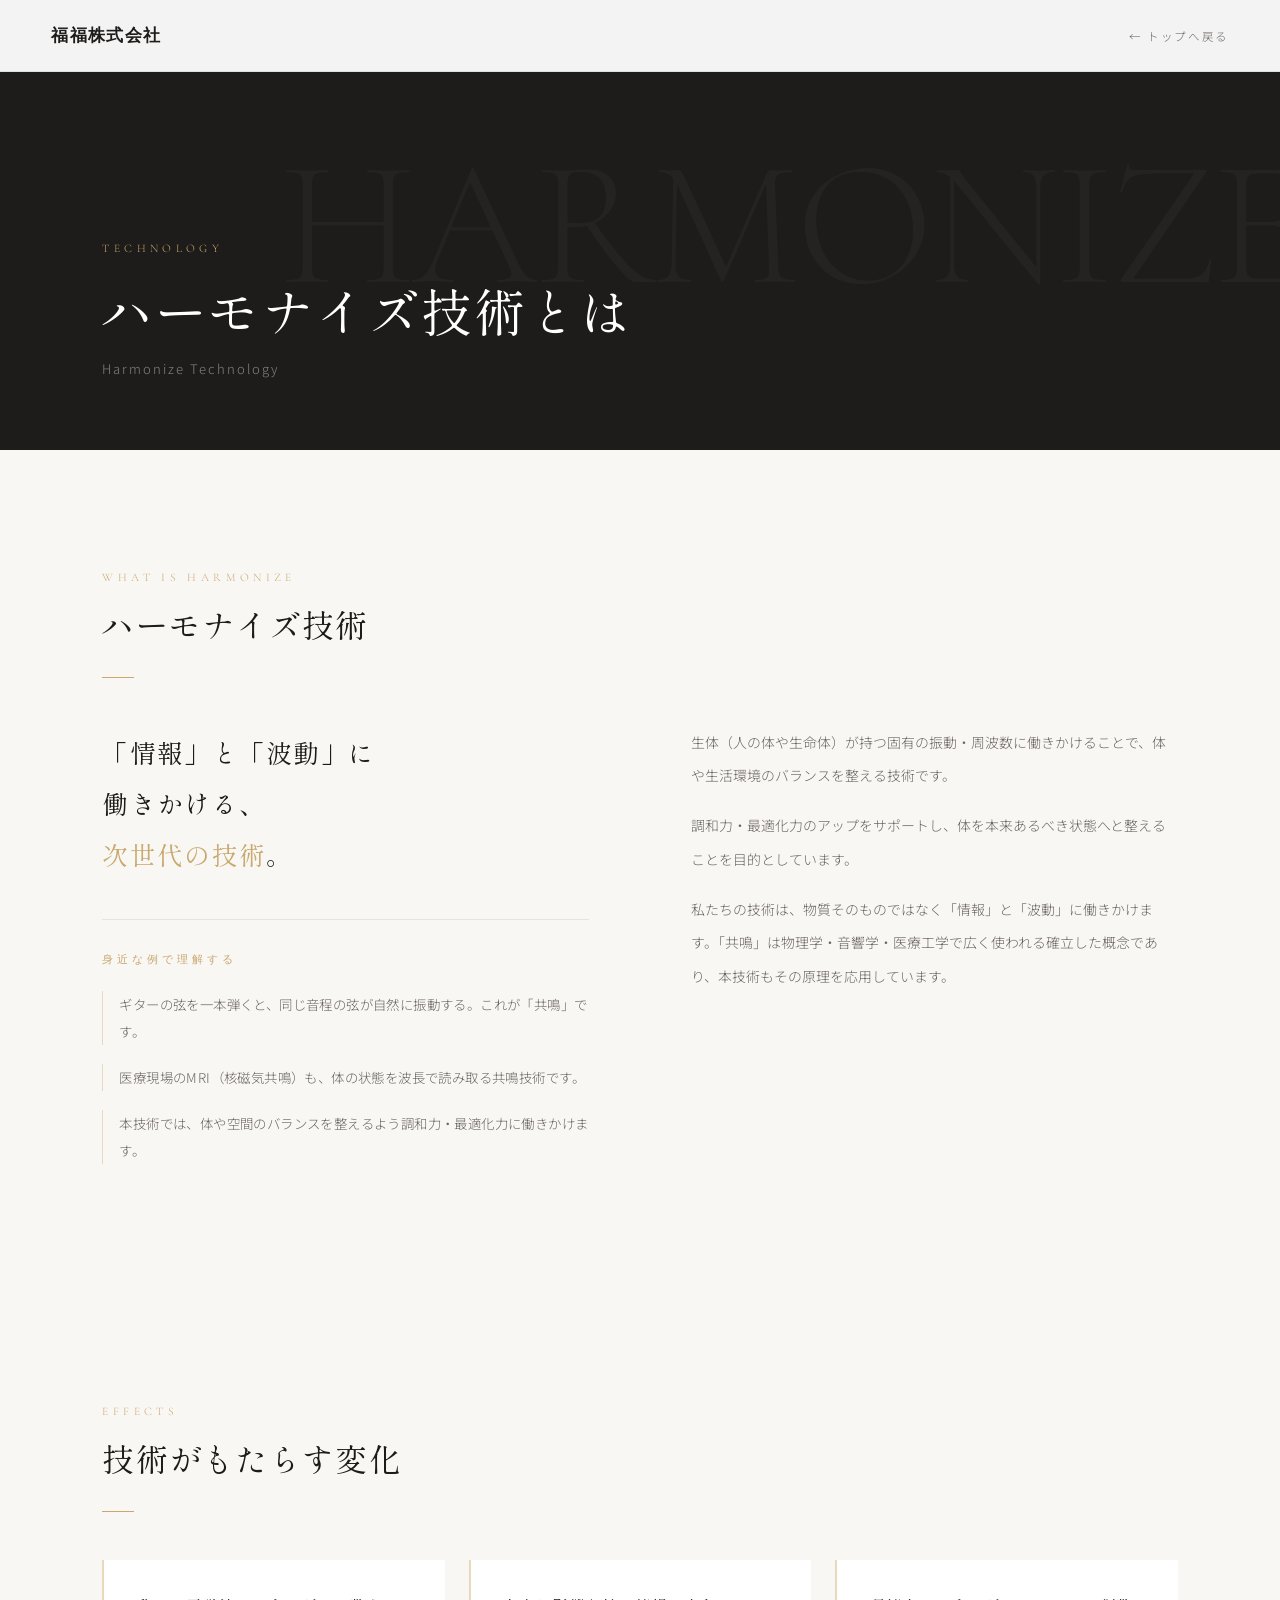
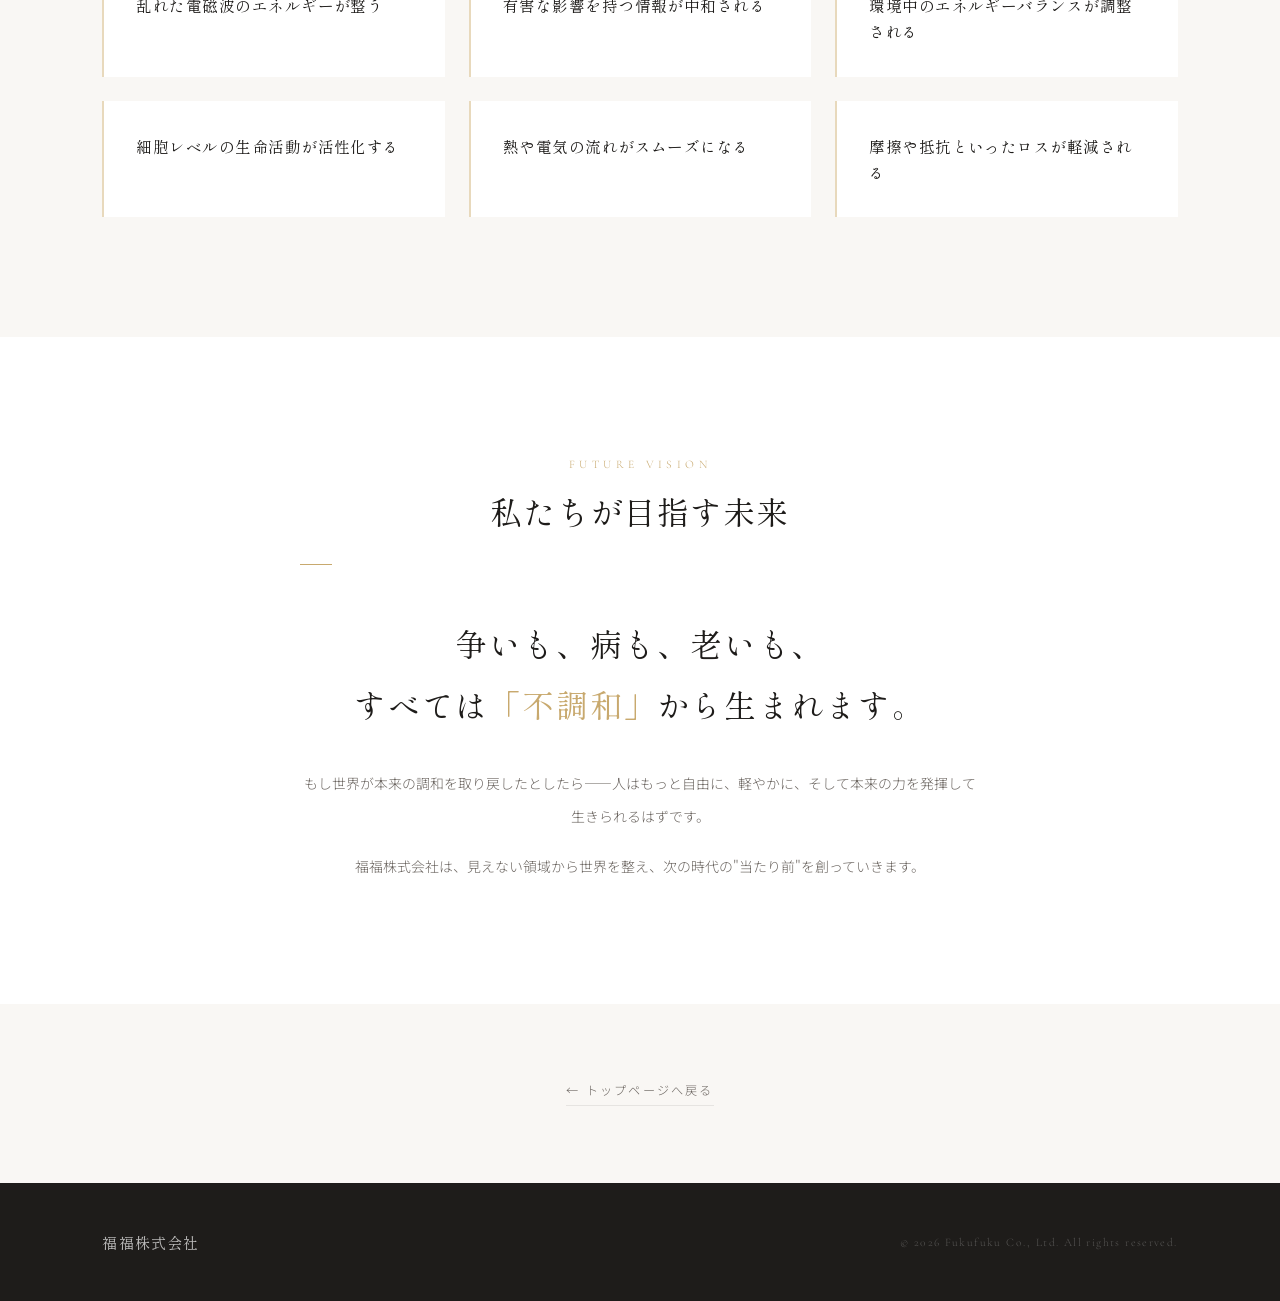
<file: harmonize.html>
<!DOCTYPE html>
<html lang="ja">
<head>
  <meta charset="UTF-8">
  <meta name="viewport" content="width=device-width, initial-scale=1.0">
  <title>ハーモナイズ技術とは | 福福株式会社</title>
  <meta name="description" content="ハーモナイズ技術について。情報と波動に働きかける福福株式会社の技術体系をご紹介します。">
  <link rel="preconnect" href="https://fonts.googleapis.com">
  <link href="https://fonts.googleapis.com/css2?family=Shippori+Mincho+B1:wght@400;500;600&family=Noto+Sans+JP:wght@300;400&family=Cormorant+Garamond:ital,wght@0,300;0,400;1,300&display=swap" rel="stylesheet">
  <style>
    :root {
      --white:#FFFFFF; --off:#F9F7F4; --beige:#F2EDE6;
      --line:rgba(0,0,0,.08); --text:#1E1C1A; --mid:#6B6560;
      --light:#ADA8A2; --gold:#C8A96E; --gold-pale:#E8D9BC;
    }
    *,*::before,*::after{margin:0;padding:0;box-sizing:border-box;}
    html{scroll-behavior:smooth;}
    body{font-family:'Noto Sans JP',sans-serif;background:var(--white);color:var(--text);font-weight:300;overflow-x:hidden;}

    /* HEADER */
    header{position:fixed;top:0;left:0;right:0;z-index:200;height:72px;display:flex;align-items:center;justify-content:space-between;padding:0 4vw;background:rgba(255,255,255,.95);backdrop-filter:blur(16px);border-bottom:1px solid var(--line);}
    .header-logo{font-family:'Shippori Mincho B1',serif;font-size:1.05rem;font-weight:600;color:var(--text);text-decoration:none;letter-spacing:.08em;}
    .header-back{font-size:.72rem;letter-spacing:.14em;color:var(--mid);text-decoration:none;display:flex;align-items:center;gap:.6rem;transition:color .3s;}
    .header-back:hover{color:var(--gold);}

    /* PAGE HERO */
    #page-hero{padding-top:72px;background:var(--text);min-height:50vh;display:flex;align-items:flex-end;position:relative;overflow:hidden;}
    #page-hero::before{content:'HARMONIZE';position:absolute;right:-2vw;top:50%;transform:translateY(-50%);font-family:'Cormorant Garamond',serif;font-size:clamp(6rem,14vw,14rem);font-weight:300;color:rgba(255,255,255,.03);letter-spacing:-.02em;pointer-events:none;line-height:1;}
    .page-hero-content{position:relative;z-index:1;padding:0 8vw 8vh;width:100%;}
    .page-hero-en{font-family:'Cormorant Garamond',serif;font-size:.72rem;font-weight:300;letter-spacing:.38em;color:var(--gold);text-transform:uppercase;display:block;margin-bottom:1.2rem;}
    .page-hero-title{font-family:'Shippori Mincho B1',serif;font-size:clamp(2rem,4vw,3.5rem);font-weight:400;color:var(--white);line-height:1.4;letter-spacing:.04em;margin-bottom:.8rem;}
    .page-hero-sub{font-size:.82rem;color:rgba(255,255,255,.45);letter-spacing:.15em;}

    /* SECTION */
    .section-wrap{padding:clamp(80px,10vw,120px) 8vw;}
    .section-en{font-family:'Cormorant Garamond',serif;font-size:.72rem;font-weight:300;letter-spacing:.38em;color:var(--gold);text-transform:uppercase;display:block;margin-bottom:1rem;}
    .section-ja{font-family:'Shippori Mincho B1',serif;font-size:clamp(1.5rem,2.5vw,2.2rem);font-weight:400;color:var(--text);line-height:1.5;letter-spacing:.04em;}
    .section-rule{display:block;width:32px;height:1px;background:var(--gold);margin-top:1.8rem;margin-bottom:3rem;}

    /* WHAT IS */
    #what{background:var(--off);}
    .what-inner{display:grid;grid-template-columns:1fr 1fr;gap:8vw;align-items:start;}
    .what-lead{font-family:'Shippori Mincho B1',serif;font-size:clamp(1.2rem,2vw,1.7rem);font-weight:400;line-height:2;letter-spacing:.05em;color:var(--text);margin-bottom:2rem;}
    .what-lead em{font-style:normal;color:var(--gold);}
    .what-body{font-size:.87rem;line-height:2.4;color:var(--mid);}
    .what-body p+p{margin-top:1.2em;}
    .what-example{margin-top:2.5rem;padding-top:2rem;border-top:1px solid var(--line);}
    .what-example-label{font-family:'Cormorant Garamond',serif;font-size:.7rem;letter-spacing:.35em;color:var(--gold);text-transform:uppercase;margin-bottom:1.5rem;display:block;}
    .what-example-item{margin-bottom:1.2rem;padding-left:1rem;border-left:1px solid var(--gold-pale);}
    .what-example-item:last-child{margin-bottom:0;}
    .what-example-text{font-size:.84rem;line-height:2;color:var(--mid);letter-spacing:.03em;}

    /* PLASMA */
    #plasma{background:var(--text);}
    .plasma-header .section-en{color:var(--gold);}
    .plasma-header .section-ja{color:var(--white);}
    .plasma-header .section-rule{background:var(--gold);}
    .plasma-intro{font-size:.87rem;line-height:2.3;color:rgba(255,255,255,.55);max-width:640px;margin-bottom:clamp(3rem,5vw,5rem);}
    .plasma-grid{display:grid;grid-template-columns:repeat(auto-fill,minmax(280px,1fr));gap:1.5px;background:rgba(255,255,255,.06);}
    .plasma-card{background:var(--text);padding:2.5rem 2rem;border:1px solid rgba(255,255,255,.06);transition:background .3s;}
    .plasma-card:hover{background:rgba(255,255,255,.04);}
    .plasma-card-num{font-family:'Cormorant Garamond',serif;font-size:3rem;font-weight:300;color:rgba(200,169,110,.2);line-height:1;margin-bottom:1.2rem;}
    .plasma-card-title{font-family:'Shippori Mincho B1',serif;font-size:1rem;color:var(--white);margin-bottom:.8rem;line-height:1.5;}
    .plasma-card-sub{font-size:.78rem;color:rgba(255,255,255,.35);line-height:1.8;letter-spacing:.04em;}
    .plasma-current{margin-top:clamp(3rem,5vw,5rem);padding:2.5rem;border:1px solid rgba(200,169,110,.25);background:rgba(200,169,110,.05);}
    .plasma-current-label{font-family:'Cormorant Garamond',serif;font-size:.68rem;letter-spacing:.3em;color:var(--gold);text-transform:uppercase;margin-bottom:1rem;display:block;}
    .plasma-current-text{font-family:'Shippori Mincho B1',serif;font-size:clamp(1rem,1.6vw,1.3rem);color:var(--white);line-height:1.8;letter-spacing:.04em;margin-bottom:1rem;}
    .plasma-current-desc{font-size:.85rem;line-height:2.2;color:rgba(255,255,255,.5);}

    /* EFFECTS */
    #effects{background:var(--off);}
    .effects-grid{display:grid;grid-template-columns:repeat(auto-fill,minmax(260px,1fr));gap:1.5rem;}
    .effect-card{background:var(--white);padding:2rem;border-left:2px solid var(--gold-pale);transition:border-color .3s,transform .3s;}
    .effect-card:hover{border-color:var(--gold);transform:translateY(-3px);}
    .effect-card-text{font-family:'Shippori Mincho B1',serif;font-size:.97rem;color:var(--text);line-height:1.7;letter-spacing:.03em;}

    /* FUTURE */
    #future{background:var(--white);text-align:center;}
    .future-inner{max-width:680px;margin:0 auto;}
    .future-lead{font-family:'Shippori Mincho B1',serif;font-size:clamp(1.4rem,2.5vw,2rem);font-weight:400;line-height:1.9;letter-spacing:.05em;color:var(--text);margin-bottom:2rem;}
    .future-lead em{font-style:normal;color:var(--gold);}
    .future-body{font-size:.87rem;line-height:2.4;color:var(--mid);}
    .future-body p+p{margin-top:1.2em;}

    /* BACK BTN */
    .back-section{padding:clamp(3rem,6vw,6rem) 8vw;background:var(--off);display:flex;justify-content:center;}
    .back-btn{display:inline-flex;align-items:center;gap:1rem;font-size:.76rem;letter-spacing:.18em;text-transform:uppercase;color:var(--mid);text-decoration:none;border-bottom:1px solid var(--line);padding-bottom:.4rem;transition:gap .3s,color .3s,border-color .3s;}
    .back-btn:hover{gap:1.6rem;color:var(--text);border-color:var(--text);}

    /* FOOTER */
    footer{background:var(--text);padding:clamp(2rem,4vw,3rem) 8vw;display:flex;justify-content:space-between;align-items:center;}
    .footer-logo{font-family:'Shippori Mincho B1',serif;font-size:.95rem;color:rgba(255,255,255,.7);letter-spacing:.08em;}
    .footer-copy{font-family:'Cormorant Garamond',serif;font-size:.72rem;letter-spacing:.12em;color:rgba(255,255,255,.25);}

    /* REVEAL */
    .reveal{opacity:0;transform:translateY(28px);transition:opacity .8s cubic-bezier(.22,1,.36,1),transform .8s cubic-bezier(.22,1,.36,1);}
    .reveal.visible{opacity:1;transform:translateY(0);}
    .reveal-d1{transition-delay:.1s;} .reveal-d2{transition-delay:.2s;} .reveal-d3{transition-delay:.3s;}

    @media(max-width:768px){
      .what-inner{grid-template-columns:1fr;}
      .plasma-grid{grid-template-columns:1fr;}
      footer{flex-direction:column;gap:1rem;text-align:center;}
    }
  </style>
</head>
<body>

<header>
  <a href="index.html" class="header-logo">福福株式会社</a>
  <a href="index.html" class="header-back">← トップへ戻る</a>
</header>

<!-- PAGE HERO -->
<section id="page-hero">
  <div class="page-hero-content">
    <span class="page-hero-en">Technology</span>
    <h1 class="page-hero-title">ハーモナイズ技術とは</h1>
    <p class="page-hero-sub">Harmonize Technology</p>
  </div>
</section>

<!-- WHAT IS -->
<section id="what">
  <div class="section-wrap">
    <div class="reveal">
      <span class="section-en">What is Harmonize</span>
      <h2 class="section-ja">ハーモナイズ技術</h2>
      <span class="section-rule"></span>
    </div>
    <div class="what-inner">
      <div class="reveal reveal-d1">
        <p class="what-lead">「情報」と「波動」に<br>働きかける、<br><em>次世代の技術</em>。</p>
        <div class="what-example">
          <span class="what-example-label">身近な例で理解する</span>
          <div class="what-example-item">
            <p class="what-example-text">ギターの弦を一本弾くと、同じ音程の弦が自然に振動する。これが「共鳴」です。</p>
          </div>
          <div class="what-example-item">
            <p class="what-example-text">医療現場のMRI（核磁気共鳴）も、体の状態を波長で読み取る共鳴技術です。</p>
          </div>
          <div class="what-example-item">
            <p class="what-example-text">本技術では、体や空間のバランスを整えるよう調和力・最適化力に働きかけます。</p>
          </div>
        </div>
      </div>
      <div class="reveal reveal-d2">
        <div class="what-body">
          <p>生体（人の体や生命体）が持つ固有の振動・周波数に働きかけることで、体や生活環境のバランスを整える技術です。</p>
          <p>調和力・最適化力のアップをサポートし、体を本来あるべき状態へと整えることを目的としています。</p>
          <p>私たちの技術は、物質そのものではなく「情報」と「波動」に働きかけます。「共鳴」は物理学・音響学・医療工学で広く使われる確立した概念であり、本技術もその原理を応用しています。</p>
        </div>
      </div>
    </div>
  </div>
</section>

<!-- EFFECTS -->
<section id="effects">
  <div class="section-wrap">
    <div class="reveal">
      <span class="section-en">Effects</span>
      <h2 class="section-ja">技術がもたらす変化</h2>
      <span class="section-rule"></span>
    </div>
    <div class="effects-grid">
      <div class="effect-card reveal"><p class="effect-card-text">乱れた電磁波のエネルギーが整う</p></div>
      <div class="effect-card reveal reveal-d1"><p class="effect-card-text">有害な影響を持つ情報が中和される</p></div>
      <div class="effect-card reveal reveal-d1"><p class="effect-card-text">環境中のエネルギーバランスが調整される</p></div>
      <div class="effect-card reveal reveal-d2"><p class="effect-card-text">細胞レベルの生命活動が活性化する</p></div>
      <div class="effect-card reveal reveal-d2"><p class="effect-card-text">熱や電気の流れがスムーズになる</p></div>
      <div class="effect-card reveal reveal-d3"><p class="effect-card-text">摩擦や抵抗といったロスが軽減される</p></div>
    </div>
  </div>
</section>

<!-- FUTURE -->
<section id="future">
  <div class="section-wrap">
    <div class="future-inner">
      <div class="reveal">
        <span class="section-en">Future Vision</span>
        <h2 class="section-ja">私たちが目指す未来</h2>
        <span class="section-rule"></span>
      </div>
      <div class="reveal reveal-d1">
        <p class="future-lead">争いも、病も、老いも、<br>すべては<em>「不調和」</em>から生まれます。</p>
        <div class="future-body">
          <p>もし世界が本来の調和を取り戻したとしたら——人はもっと自由に、軽やかに、そして本来の力を発揮して生きられるはずです。</p>
          <p>福福株式会社は、見えない領域から世界を整え、次の時代の"当たり前"を創っていきます。</p>
        </div>
      </div>
    </div>
  </div>
</section>

<div class="back-section">
  <a href="index.html" class="back-btn">← トップページへ戻る</a>
</div>

<footer>
  <p class="footer-logo">福福株式会社</p>
  <p class="footer-copy">© 2026 Fukufuku Co., Ltd. All rights reserved.</p>
</footer>

<script>
  const observer = new IntersectionObserver((entries) => {
    entries.forEach(e => { if(e.isIntersecting){ e.target.classList.add('visible'); observer.unobserve(e.target); } });
  }, {threshold:.1});
  document.querySelectorAll('.reveal').forEach(el => observer.observe(el));
</script>
</body>
</html>
</file>
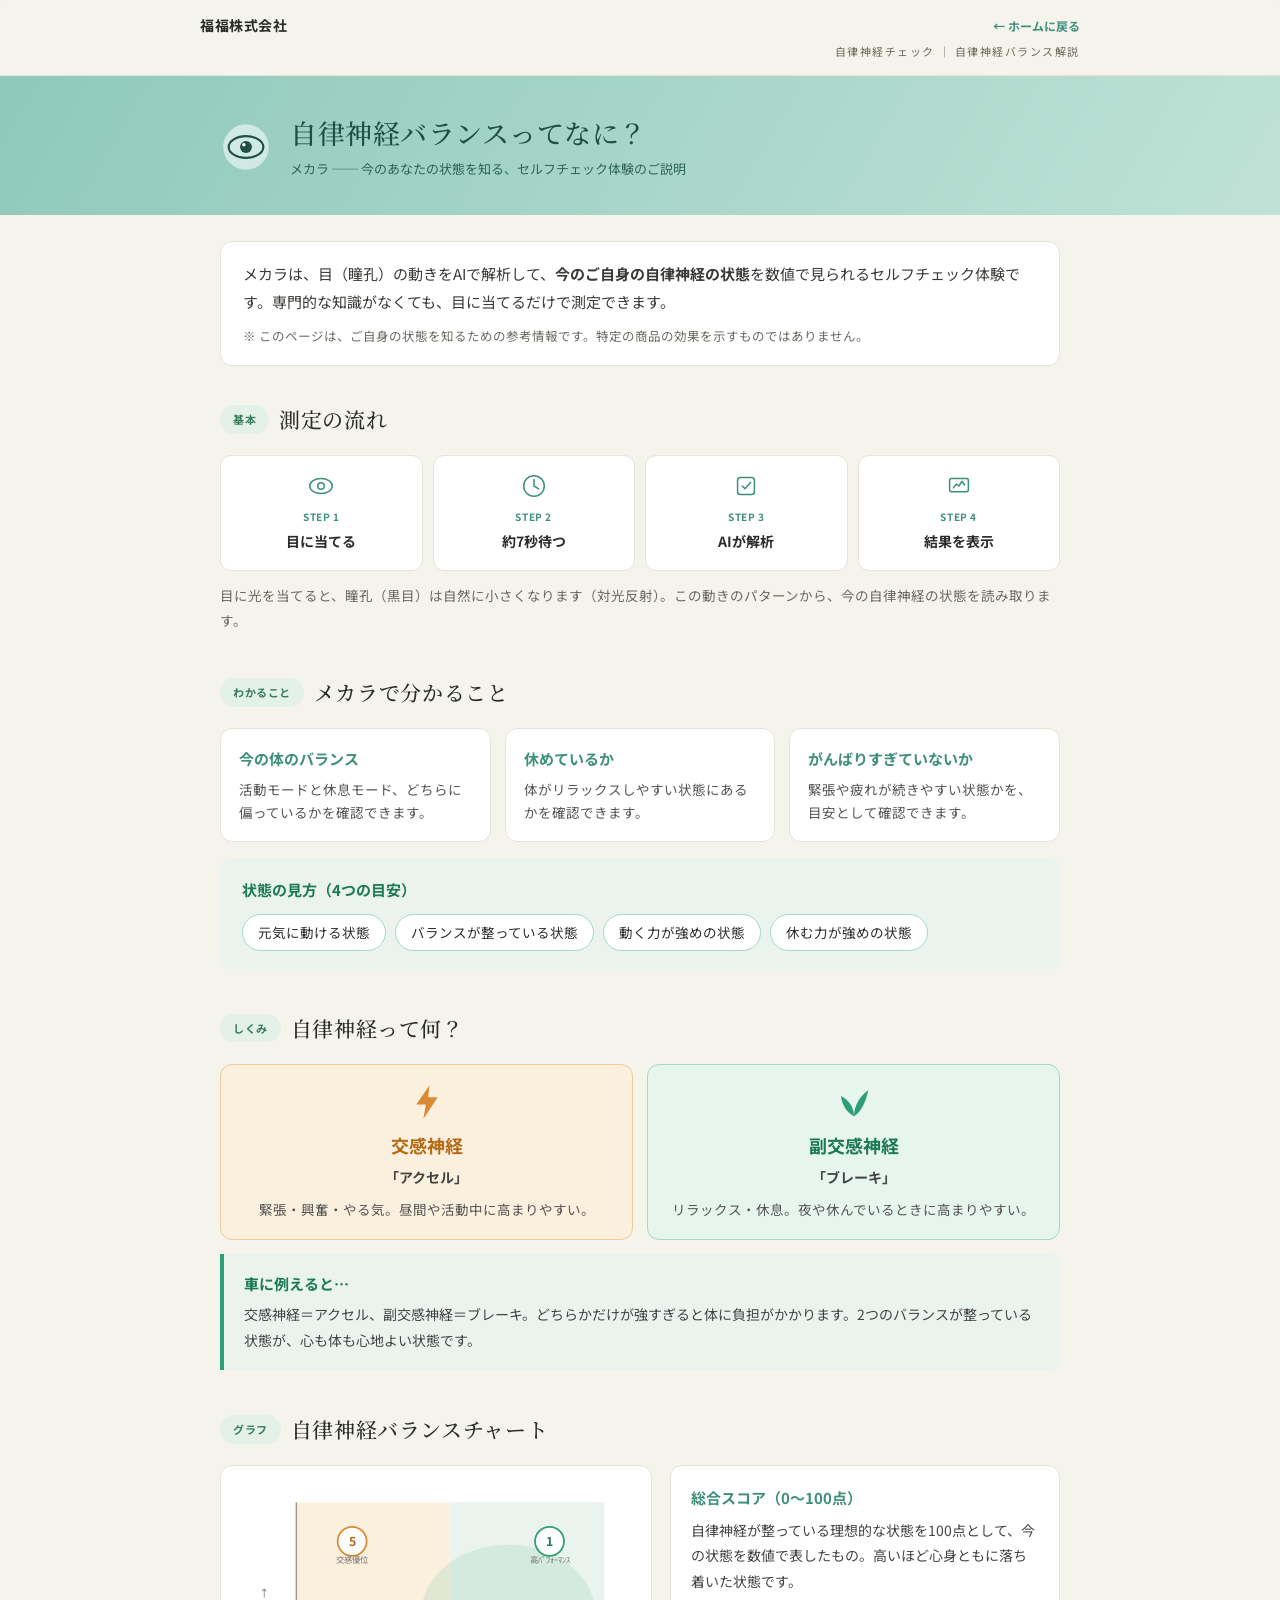
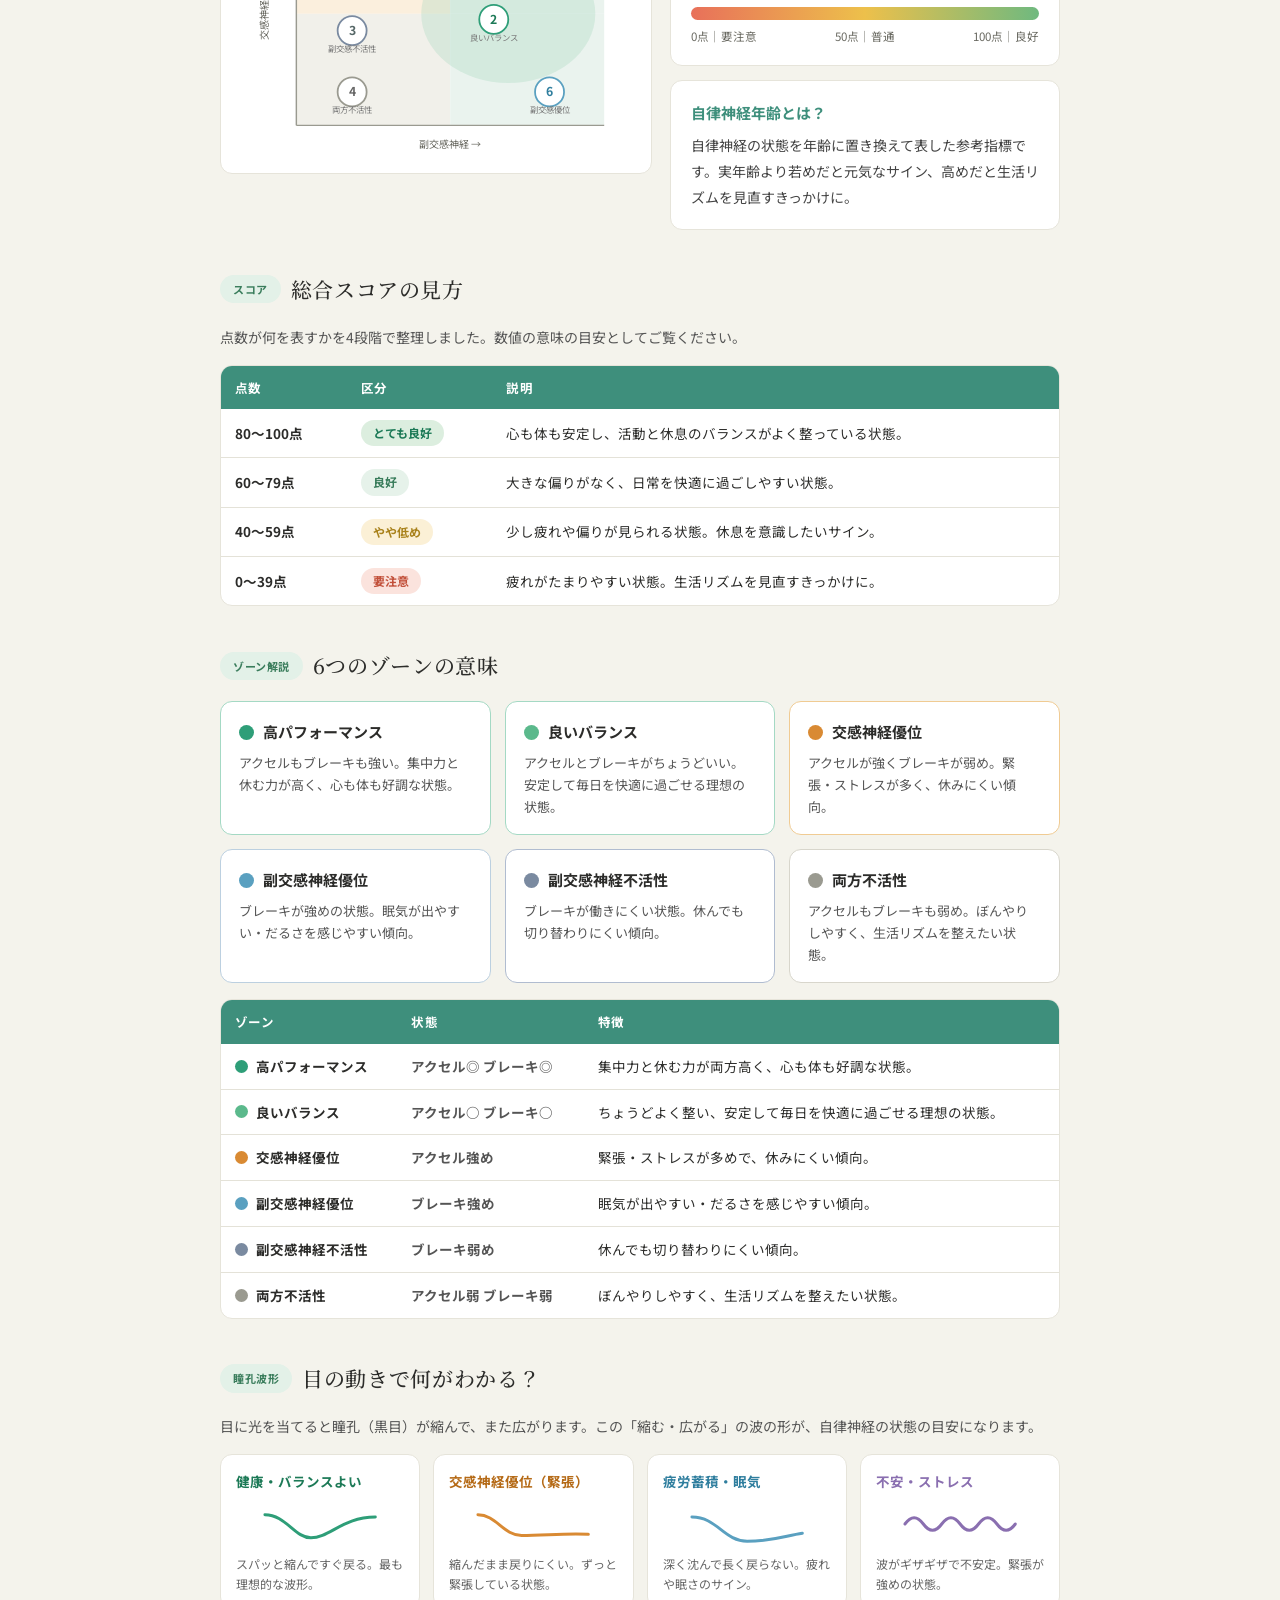
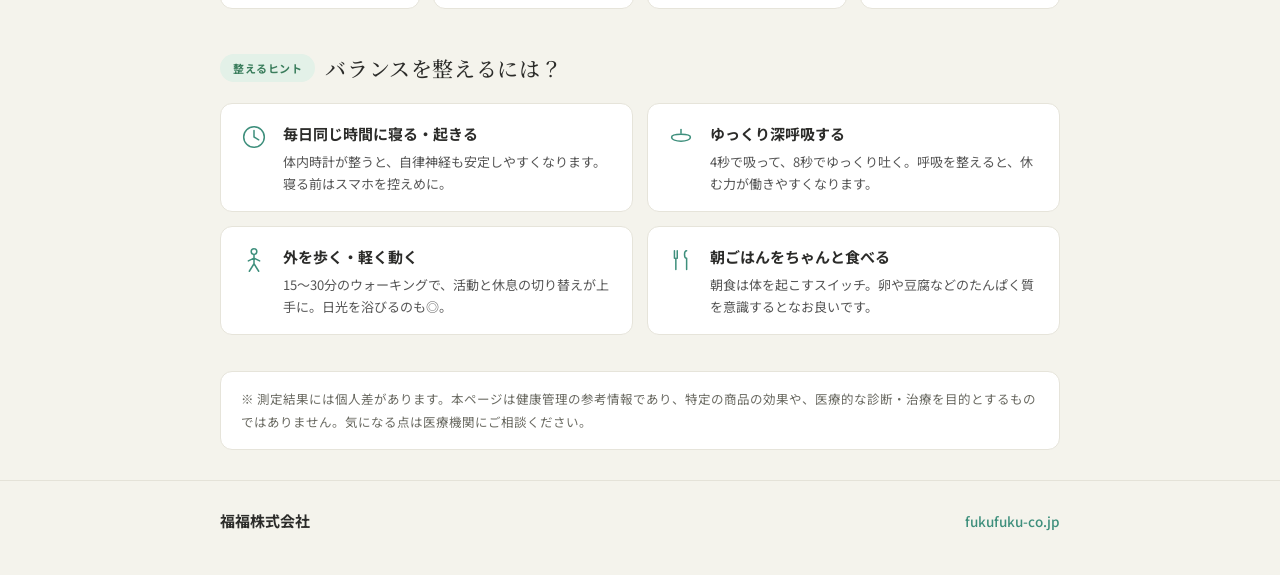
<file: mecara.html>
<!DOCTYPE html>
<html lang="ja">
<head>
<meta charset="UTF-8">
<meta name="viewport" content="width=device-width, initial-scale=1.0">
<title>自律神経チェック ｜ 自律神経バランス解説 ｜ 福福株式会社</title>
<meta name="description" content="メカラは、今の自分の状態を知るためのセルフチェック体験です。自律神経のしくみと、結果の見方をやさしく解説します。特定の商品の効果を示すものではありません。">
<style>
  @import url('https://fonts.googleapis.com/css2?family=Noto+Sans+JP:wght@300;400;500;700&family=Noto+Serif+JP:wght@400;500&display=swap');

  * { box-sizing:border-box; margin:0; padding:0; }
  :root {
    --bg:#F4F3EC; --ink:#2C2C2A; --soft:#6A6A62; --line:#E4E2D8;
    --teal1:#8FC9BC; --teal2:#BFE2D6; --teal-d:#3E8F7C;
    --pill-bg:#E3F1E8; --pill-tx:#3A7D5C;
    --sym:#D98A33; --sym-bg:#FBEFDD; --sym-bd:#F0CB93;
    --para:#2E9E78; --para-bg:#E6F5EE; --para-bd:#A4D9C4;
    --card:#FFFFFF; --cardbd:#E6E4DA;
  }
  html { scroll-behavior:smooth; }
  body { font-family:'Noto Sans JP', sans-serif; color:var(--ink); background:var(--bg); line-height:1.85; }
  .wrap { max-width:880px; margin:0 auto; padding:0 20px; }
  svg { display:block; }

  header { background:rgba(244,243,236,0.92); border-bottom:1px solid var(--line); position:sticky; top:0; z-index:10; backdrop-filter:blur(4px); }
  .head-in { display:flex; justify-content:space-between; align-items:baseline; padding:13px 0; }
  .head-co { font-size:14px; font-weight:700; letter-spacing:0.04em; color:var(--ink); text-decoration:none; }
  .head-co:hover { color:var(--teal-d); }
  .head-r { display:flex; flex-direction:column; align-items:flex-end; gap:4px; }
  .head-home { font-size:12px; font-weight:700; color:var(--teal-d); text-decoration:none; }
  .head-home:hover { text-decoration:underline; }
  .head-cat { font-size:11px; color:var(--soft); letter-spacing:0.14em; }

  /* hero */
  .hero { background:linear-gradient(120deg, var(--teal1), var(--teal2)); }
  .hero-in { padding:38px 20px 34px; max-width:880px; margin:0 auto; display:flex; gap:18px; align-items:center; }
  .hero .icon { width:52px; height:52px; flex-shrink:0; }
  .hero h1 { font-family:'Noto Serif JP', serif; font-weight:500; font-size:27px; color:#1f4f45; letter-spacing:0.02em; line-height:1.4; }
  .hero .sub { font-size:13px; color:#2e6457; margin-top:6px; }

  .intro { background:#fff; border:1px solid var(--cardbd); border-radius:12px; padding:18px 22px; margin-top:26px; }
  .intro p { font-size:15px; color:#3a3a36; }
  .intro .dis { font-size:12.5px; color:var(--soft); margin-top:8px; }

  section { padding:34px 0 6px; }
  .sec-label { display:flex; align-items:center; gap:10px; margin-bottom:16px; }
  .pill { display:inline-block; background:var(--pill-bg); color:var(--pill-tx); font-size:11px; font-weight:700; padding:4px 13px; border-radius:20px; letter-spacing:0.05em; }
  .sec-label .h { font-family:'Noto Serif JP', serif; font-size:21px; font-weight:500; letter-spacing:0.03em; }

  .grid2 { display:grid; grid-template-columns:1fr 1fr; gap:14px; }
  .grid3 { display:grid; grid-template-columns:repeat(3,1fr); gap:14px; }
  .grid4 { display:grid; grid-template-columns:repeat(4,1fr); gap:13px; }

  /* steps */
  .steps { display:grid; grid-template-columns:repeat(4,1fr); gap:10px; }
  .step { border:1px solid var(--cardbd); border-radius:11px; padding:15px 8px; text-align:center; background:#fff; }
  .step .si { width:30px; height:30px; margin:0 auto 7px; color:var(--teal-d); }
  .step .sn { font-size:10px; color:var(--teal-d); font-weight:700; letter-spacing:0.06em; }
  .step .sl { font-size:14px; font-weight:700; margin-top:3px; }
  .miniflow { font-size:13.5px; color:var(--soft); margin-top:12px; }

  .lcard, .card, .nerve, .zone, .wave, .tip, .chartcard { background:#fff; border:1px solid var(--cardbd); border-radius:12px; }
  .lcard { padding:16px 18px; }
  .lcard .lh { font-size:15px; font-weight:700; color:var(--teal-d); margin-bottom:5px; }
  .lcard .lc { font-size:13.5px; color:#555; line-height:1.75; }

  .statebox { background:#EAF3EE; border-radius:12px; padding:18px 22px; margin-top:16px; }
  .statebox .st { font-size:15px; font-weight:700; color:#1d7a57; margin-bottom:10px; }
  .statebox .items { display:flex; flex-wrap:wrap; gap:9px; }
  .statebox .it { font-size:13.5px; background:#fff; border:1px solid var(--para-bd); border-radius:20px; padding:5px 15px; }

  /* nerve */
  .nerve { padding:18px 18px; border:1px solid; text-align:center; }
  .nerve.sym { background:var(--sym-bg); border-color:var(--sym-bd); }
  .nerve.para { background:var(--para-bg); border-color:var(--para-bd); }
  .nerve .ic { width:38px; height:38px; margin:0 auto 8px; }
  .nerve .nm { font-size:18px; font-weight:700; }
  .nerve.sym .nm { color:#b56a16; } .nerve.para .nm { color:#1d7a57; }
  .nerve .role { font-size:14px; font-weight:700; margin-top:3px; color:#444; }
  .nerve .desc { font-size:13.5px; color:#555; margin-top:7px; line-height:1.75; }
  .carbox { background:#EAF3EE; border-left:4px solid var(--para); border-radius:0 10px 10px 0; padding:16px 20px; margin-top:14px; }
  .carbox .t { font-size:15px; font-weight:700; color:#1d7a57; margin-bottom:4px; }
  .carbox p { font-size:14px; color:#444; line-height:1.85; }

  /* chart + score */
  .chartwrap { display:grid; grid-template-columns:1.05fr 0.95fr; gap:18px; align-items:start; }
  .chartcard { padding:14px; }
  .card { padding:18px 20px; }
  .card .ttl { font-size:15px; font-weight:700; color:var(--teal-d); margin-bottom:6px; }
  .card p { font-size:14px; color:#444; line-height:1.85; }
  .scorebar { height:13px; border-radius:7px; margin:12px 0 6px; background:linear-gradient(90deg,#E8705A,#EDC04B 50%,#6FB97F); }
  .scalerow { display:flex; justify-content:space-between; font-size:11.5px; color:var(--soft); }

  /* zones */
  .zone { padding:16px 18px; border:1px solid var(--cardbd); }
  .zone .top { display:flex; align-items:center; gap:9px; margin-bottom:6px; }
  .zone .dot { width:15px; height:15px; border-radius:50%; flex-shrink:0; }
  .zone .zn { font-size:15px; font-weight:700; }
  .zone .zd { font-size:13px; color:#555; line-height:1.7; }

  /* waveforms */
  .wave { padding:14px 15px; }
  .wave .wt { font-size:13.5px; font-weight:700; margin-bottom:7px; }
  .wave svg { width:100%; height:46px; }
  .wave .wd { font-size:12px; color:#666; line-height:1.65; margin-top:7px; }

  /* tips */
  .tip { display:flex; gap:14px; padding:16px 18px; align-items:flex-start; }
  .tip .ti { width:30px; height:30px; flex-shrink:0; color:var(--teal-d); margin-top:2px; }
  .tip .th { font-size:15px; font-weight:700; }
  .tip .tc { font-size:13px; color:#555; line-height:1.7; margin-top:3px; }

  /* explanation tables */
  .tablewrap { border:1px solid var(--cardbd); border-radius:12px; overflow:hidden; background:#fff; }
  .stable { width:100%; border-collapse:collapse; font-size:13.5px; }
  .stable th, .stable td { padding:11px 14px; text-align:left; vertical-align:middle; border-bottom:1px solid var(--line); line-height:1.7; }
  .stable thead th { background:var(--teal-d); color:#fff; font-weight:700; font-size:12.5px; letter-spacing:0.03em; border-bottom:none; }
  .stable tbody tr:last-child td { border-bottom:none; }
  .stable .pt { font-weight:700; white-space:nowrap; color:var(--ink); }
  .stable .stt { font-weight:700; color:#555; }
  .sbadge { display:inline-block; font-size:12px; font-weight:700; padding:3px 12px; border-radius:20px; white-space:nowrap; }
  .sbadge.bad  { background:#FBE3DD; color:#C2503A; }
  .sbadge.low  { background:#FBF0D6; color:#A9821C; }
  .sbadge.good { background:#E6F2EA; color:#3A7D5C; }
  .sbadge.best { background:#DCEEDF; color:#1D7A57; }
  .ztd { display:flex; align-items:center; gap:8px; font-weight:700; }
  .ztd .dot { width:13px; height:13px; border-radius:50%; flex-shrink:0; }

  .note { background:#fff; border:1px solid var(--cardbd); border-radius:12px; padding:16px 20px; margin-top:30px; font-size:12.5px; color:var(--soft); line-height:1.8; }

  footer { border-top:1px solid var(--line); margin-top:30px; padding:26px 0 40px; }
  .foot-in { display:flex; justify-content:space-between; align-items:baseline; flex-wrap:wrap; gap:10px; }
  .foot-co { font-size:15px; font-weight:700; }
  .foot-web { font-size:13.5px; color:var(--teal-d); font-weight:500; text-decoration:none; }

  @media (max-width:720px) {
    .hero h1 { font-size:22px; }
    .hero-in { gap:14px; }
    .grid2, .grid3, .grid4, .steps, .chartwrap { grid-template-columns:1fr; }
    .grid4 { grid-template-columns:1fr 1fr; }
    .steps { grid-template-columns:1fr 1fr; }
    .sec-label .h { font-size:18px; }
    .stable th, .stable td { padding:9px 10px; font-size:12.5px; }
    .ztd { white-space:nowrap; }
  }
</style>
</head>
<body>

  <header>
    <div class="wrap head-in">
      <a class="head-co" href="index.html">福福株式会社</a>
      <div class="head-r">
        <a class="head-home" href="index.html">← ホームに戻る</a>
        <div class="head-cat">自律神経チェック ｜ 自律神経バランス解説</div>
      </div>
    </div>
  </header>

  <!-- hero -->
  <div class="hero">
    <div class="hero-in">
      <svg class="icon" viewBox="0 0 48 48" fill="none">
        <circle cx="24" cy="24" r="21" fill="#ffffff" opacity="0.55"/>
        <ellipse cx="24" cy="24" rx="16" ry="10" fill="none" stroke="#1f4f45" stroke-width="2"/>
        <circle cx="24" cy="24" r="5.5" fill="#1f4f45"/><circle cx="22" cy="22" r="1.6" fill="#fff"/>
      </svg>
      <div>
        <h1>自律神経バランスってなに？</h1>
        <div class="sub">メカラ ── 今のあなたの状態を知る、セルフチェック体験のご説明</div>
      </div>
    </div>
  </div>

  <div class="wrap">
    <div class="intro">
      <p>メカラは、目（瞳孔）の動きをAIで解析して、<strong>今のご自身の自律神経の状態</strong>を数値で見られるセルフチェック体験です。専門的な知識がなくても、目に当てるだけで測定できます。</p>
      <p class="dis">※ このページは、ご自身の状態を知るための参考情報です。特定の商品の効果を示すものではありません。</p>
    </div>

    <!-- 測定の流れ -->
    <section>
      <div class="sec-label"><span class="pill">基本</span><span class="h">測定の流れ</span></div>
      <div class="steps">
        <div class="step"><svg class="si" viewBox="0 0 32 32" fill="none" stroke="currentColor" stroke-width="1.6" stroke-linecap="round" stroke-linejoin="round"><ellipse cx="16" cy="16" rx="12" ry="8"/><circle cx="16" cy="16" r="3.5"/></svg><div class="sn">STEP 1</div><div class="sl">目に当てる</div></div>
        <div class="step"><svg class="si" viewBox="0 0 32 32" fill="none" stroke="currentColor" stroke-width="1.6" stroke-linecap="round" stroke-linejoin="round"><circle cx="16" cy="16" r="11"/><path d="M16 9 V16 L21 19"/></svg><div class="sn">STEP 2</div><div class="sl">約7秒待つ</div></div>
        <div class="step"><svg class="si" viewBox="0 0 32 32" fill="none" stroke="currentColor" stroke-width="1.6" stroke-linecap="round" stroke-linejoin="round"><rect x="7" y="7" width="18" height="18" rx="3"/><path d="M12 16 L15 19 L21 12"/></svg><div class="sn">STEP 3</div><div class="sl">AIが解析</div></div>
        <div class="step"><svg class="si" viewBox="0 0 32 32" fill="none" stroke="currentColor" stroke-width="1.6" stroke-linecap="round" stroke-linejoin="round"><rect x="6" y="8" width="20" height="14" rx="2"/><path d="M10 18 L13 14 L16 16 L19 11 L22 15"/></svg><div class="sn">STEP 4</div><div class="sl">結果を表示</div></div>
      </div>
      <p class="miniflow">目に光を当てると、瞳孔（黒目）は自然に小さくなります（対光反射）。この動きのパターンから、今の自律神経の状態を読み取ります。</p>
    </section>

    <!-- わかること -->
    <section>
      <div class="sec-label"><span class="pill">わかること</span><span class="h">メカラで分かること</span></div>
      <div class="grid3">
        <div class="lcard"><div class="lh">今の体のバランス</div><div class="lc">活動モードと休息モード、どちらに偏っているかを確認できます。</div></div>
        <div class="lcard"><div class="lh">休めているか</div><div class="lc">体がリラックスしやすい状態にあるかを確認できます。</div></div>
        <div class="lcard"><div class="lh">がんばりすぎていないか</div><div class="lc">緊張や疲れが続きやすい状態かを、目安として確認できます。</div></div>
      </div>
      <div class="statebox">
        <div class="st">状態の見方（4つの目安）</div>
        <div class="items"><span class="it">元気に動ける状態</span><span class="it">バランスが整っている状態</span><span class="it">動く力が強めの状態</span><span class="it">休む力が強めの状態</span></div>
      </div>
    </section>

    <!-- 自律神経って何 -->
    <section>
      <div class="sec-label"><span class="pill">しくみ</span><span class="h">自律神経って何？</span></div>
      <div class="grid2">
        <div class="nerve sym">
          <svg class="ic" viewBox="0 0 32 32" fill="#D98A33"><path d="M18 2 L7 18 H15 L13 30 L25 12 H17 Z"/></svg>
          <div class="nm">交感神経</div><div class="role">「アクセル」</div>
          <div class="desc">緊張・興奮・やる気。昼間や活動中に高まりやすい。</div>
        </div>
        <div class="nerve para">
          <svg class="ic" viewBox="0 0 32 32" fill="#2E9E78"><path d="M16 28 C16 18, 22 10, 28 6 C26 16, 22 24, 16 28 Z"/><path d="M16 28 C16 20, 11 14, 5 11 C6 19, 10 25, 16 28 Z"/></svg>
          <div class="nm">副交感神経</div><div class="role">「ブレーキ」</div>
          <div class="desc">リラックス・休息。夜や休んでいるときに高まりやすい。</div>
        </div>
      </div>
      <div class="carbox">
        <div class="t">車に例えると…</div>
        <p>交感神経＝アクセル、副交感神経＝ブレーキ。どちらかだけが強すぎると体に負担がかかります。2つのバランスが整っている状態が、心も体も心地よい状態です。</p>
      </div>
    </section>

    <!-- チャート -->
    <section>
      <div class="sec-label"><span class="pill">グラフ</span><span class="h">自律神経バランスチャート</span></div>
      <div class="chartwrap">
        <div class="chartcard">
          <svg viewBox="0 0 360 250" width="100%">
            <rect x="55" y="20" width="138" height="100" fill="#FBEFDD"/>
            <rect x="193" y="20" width="138" height="100" fill="#EAF3EE"/>
            <rect x="55" y="120" width="138" height="100" fill="#F1F0EA"/>
            <rect x="193" y="120" width="138" height="100" fill="#EAF3EE"/>
            <ellipse cx="245" cy="120" rx="78" ry="62" fill="#9FD3B8" opacity="0.30"/>
            <line x1="55" y1="20" x2="55" y2="220" stroke="#9a9a90" stroke-width="1.3"/>
            <line x1="55" y1="220" x2="331" y2="220" stroke="#9a9a90" stroke-width="1.3"/>
            <text x="30" y="120" font-size="9" fill="#6A6A62" transform="rotate(-90 30 120)" text-anchor="middle">交感神経 →</text>
            <text x="193" y="240" font-size="9" fill="#6A6A62" text-anchor="middle">副交感神経 →</text>
            <g font-size="11" font-weight="700" text-anchor="middle">
              <circle cx="105" cy="55" r="13" fill="#fff" stroke="#D98A33" stroke-width="1.6"/><text x="105" y="59" fill="#b56a16">5</text>
              <circle cx="282" cy="55" r="13" fill="#fff" stroke="#2E9E78" stroke-width="1.6"/><text x="282" y="59" fill="#1d7a57">1</text>
              <circle cx="105" cy="135" r="13" fill="#fff" stroke="#7a8aa0" stroke-width="1.6"/><text x="105" y="139" fill="#566">3</text>
              <circle cx="232" cy="125" r="13" fill="#fff" stroke="#2E9E78" stroke-width="1.6"/><text x="232" y="129" fill="#1d7a57">2</text>
              <circle cx="105" cy="190" r="13" fill="#fff" stroke="#9a9a90" stroke-width="1.6"/><text x="105" y="194" fill="#666">4</text>
              <circle cx="282" cy="190" r="13" fill="#fff" stroke="#5aa0c0" stroke-width="1.6"/><text x="282" y="194" fill="#2f7e9e">6</text>
            </g>
            <g font-size="7.5" fill="#777" text-anchor="middle">
              <text x="105" y="74">交感優位</text><text x="282" y="74">高ﾊﾟﾌｫｰﾏﾝｽ</text>
              <text x="105" y="154">副交感不活性</text><text x="232" y="144">良いバランス</text>
              <text x="105" y="209">両方不活性</text><text x="282" y="209">副交感優位</text>
            </g>
          </svg>
        </div>
        <div>
          <div class="card" style="margin-bottom:14px;">
            <div class="ttl">総合スコア（0〜100点）</div>
            <p>自律神経が整っている理想的な状態を100点として、今の状態を数値で表したもの。高いほど心身ともに落ち着いた状態です。</p>
            <div class="scorebar"></div>
            <div class="scalerow"><span>0点｜要注意</span><span>50点｜普通</span><span>100点｜良好</span></div>
          </div>
          <div class="card">
            <div class="ttl">自律神経年齢とは？</div>
            <p>自律神経の状態を年齢に置き換えて表した参考指標です。実年齢より若めだと元気なサイン、高めだと生活リズムを見直すきっかけに。</p>
          </div>
        </div>
      </div>
    </section>

    <!-- 総合スコアの見方 -->
    <section>
      <div class="sec-label"><span class="pill">スコア</span><span class="h">総合スコアの見方</span></div>
      <p style="font-size:14px;color:#555;margin-bottom:14px;">点数が何を表すかを4段階で整理しました。数値の意味の目安としてご覧ください。</p>
      <div class="tablewrap">
        <table class="stable">
          <thead><tr><th>点数</th><th>区分</th><th>説明</th></tr></thead>
          <tbody>
            <tr><td class="pt">80〜100点</td><td><span class="sbadge best">とても良好</span></td><td>心も体も安定し、活動と休息のバランスがよく整っている状態。</td></tr>
            <tr><td class="pt">60〜79点</td><td><span class="sbadge good">良好</span></td><td>大きな偏りがなく、日常を快適に過ごしやすい状態。</td></tr>
            <tr><td class="pt">40〜59点</td><td><span class="sbadge low">やや低め</span></td><td>少し疲れや偏りが見られる状態。休息を意識したいサイン。</td></tr>
            <tr><td class="pt">0〜39点</td><td><span class="sbadge bad">要注意</span></td><td>疲れがたまりやすい状態。生活リズムを見直すきっかけに。</td></tr>
          </tbody>
        </table>
      </div>
    </section>

    <!-- ゾーン -->
    <section>
      <div class="sec-label"><span class="pill">ゾーン解説</span><span class="h">6つのゾーンの意味</span></div>
      <div class="grid3">
        <div class="zone" style="border-color:#A4D9C4;"><div class="top"><span class="dot" style="background:#2E9E78;"></span><span class="zn">高パフォーマンス</span></div><div class="zd">アクセルもブレーキも強い。集中力と休む力が高く、心も体も好調な状態。</div></div>
        <div class="zone" style="border-color:#A4D9C4;"><div class="top"><span class="dot" style="background:#5BB98C;"></span><span class="zn">良いバランス</span></div><div class="zd">アクセルとブレーキがちょうどいい。安定して毎日を快適に過ごせる理想の状態。</div></div>
        <div class="zone" style="border-color:#F0CB93;"><div class="top"><span class="dot" style="background:#D98A33;"></span><span class="zn">交感神経優位</span></div><div class="zd">アクセルが強くブレーキが弱め。緊張・ストレスが多く、休みにくい傾向。</div></div>
        <div class="zone" style="border-color:#BCD0E0;"><div class="top"><span class="dot" style="background:#5aa0c0;"></span><span class="zn">副交感神経優位</span></div><div class="zd">ブレーキが強めの状態。眠気が出やすい・だるさを感じやすい傾向。</div></div>
        <div class="zone" style="border-color:#B0BCD0;"><div class="top"><span class="dot" style="background:#7a8aa0;"></span><span class="zn">副交感神経不活性</span></div><div class="zd">ブレーキが働きにくい状態。休んでも切り替わりにくい傾向。</div></div>
        <div class="zone" style="border-color:#D8D6CC;"><div class="top"><span class="dot" style="background:#9a9a90;"></span><span class="zn">両方不活性</span></div><div class="zd">アクセルもブレーキも弱め。ぼんやりしやすく、生活リズムを整えたい状態。</div></div>
      </div>
      <div class="tablewrap" style="margin-top:16px;">
        <table class="stable">
          <thead><tr><th>ゾーン</th><th>状態</th><th>特徴</th></tr></thead>
          <tbody>
            <tr><td><span class="ztd"><span class="dot" style="background:#2E9E78;"></span>高パフォーマンス</span></td><td class="stt">アクセル◎ ブレーキ◎</td><td>集中力と休む力が両方高く、心も体も好調な状態。</td></tr>
            <tr><td><span class="ztd"><span class="dot" style="background:#5BB98C;"></span>良いバランス</span></td><td class="stt">アクセル○ ブレーキ○</td><td>ちょうどよく整い、安定して毎日を快適に過ごせる理想の状態。</td></tr>
            <tr><td><span class="ztd"><span class="dot" style="background:#D98A33;"></span>交感神経優位</span></td><td class="stt">アクセル強め</td><td>緊張・ストレスが多めで、休みにくい傾向。</td></tr>
            <tr><td><span class="ztd"><span class="dot" style="background:#5aa0c0;"></span>副交感神経優位</span></td><td class="stt">ブレーキ強め</td><td>眠気が出やすい・だるさを感じやすい傾向。</td></tr>
            <tr><td><span class="ztd"><span class="dot" style="background:#7a8aa0;"></span>副交感神経不活性</span></td><td class="stt">ブレーキ弱め</td><td>休んでも切り替わりにくい傾向。</td></tr>
            <tr><td><span class="ztd"><span class="dot" style="background:#9a9a90;"></span>両方不活性</span></td><td class="stt">アクセル弱 ブレーキ弱</td><td>ぼんやりしやすく、生活リズムを整えたい状態。</td></tr>
          </tbody>
        </table>
      </div>
    </section>

    <!-- 波形 -->
    <section>
      <div class="sec-label"><span class="pill">瞳孔波形</span><span class="h">目の動きで何がわかる？</span></div>
      <p style="font-size:14px;color:#555;margin-bottom:14px;">目に光を当てると瞳孔（黒目）が縮んで、また広がります。この「縮む・広がる」の波の形が、自律神経の状態の目安になります。</p>
      <div class="grid4">
        <div class="wave"><div class="wt" style="color:#1d7a57;">健康・バランスよい</div><svg viewBox="0 0 100 40"><path d="M2 12 C20 12, 28 32, 42 32 C58 32, 70 14, 98 14" fill="none" stroke="#2E9E78" stroke-width="2.6" stroke-linecap="round"/></svg><div class="wd">スパッと縮んですぐ戻る。最も理想的な波形。</div></div>
        <div class="wave"><div class="wt" style="color:#b56a16;">交感神経優位（緊張）</div><svg viewBox="0 0 100 40"><path d="M2 12 C18 12, 24 30, 40 30 C60 30, 78 28, 98 29" fill="none" stroke="#D98A33" stroke-width="2.6" stroke-linecap="round"/></svg><div class="wd">縮んだまま戻りにくい。ずっと緊張している状態。</div></div>
        <div class="wave"><div class="wt" style="color:#2f7e9e;">疲労蓄積・眠気</div><svg viewBox="0 0 100 40"><path d="M2 14 C24 14, 30 35, 50 35 C72 35, 84 30, 98 28" fill="none" stroke="#5aa0c0" stroke-width="2.6" stroke-linecap="round"/></svg><div class="wd">深く沈んで長く戻らない。疲れや眠さのサイン。</div></div>
        <div class="wave"><div class="wt" style="color:#8a6fb0;">不安・ストレス</div><svg viewBox="0 0 100 40"><path d="M2 20 Q10 9 18 20 T34 20 T50 20 T66 20 T82 20 T98 20" fill="none" stroke="#8a6fb0" stroke-width="2.6" stroke-linecap="round"/></svg><div class="wd">波がギザギザで不安定。緊張が強めの状態。</div></div>
      </div>
    </section>

    <!-- ヒント -->
    <section>
      <div class="sec-label"><span class="pill">整えるヒント</span><span class="h">バランスを整えるには？</span></div>
      <div class="grid2">
        <div class="tip"><svg class="ti" viewBox="0 0 32 32" fill="none" stroke="currentColor" stroke-width="1.6" stroke-linecap="round" stroke-linejoin="round"><circle cx="16" cy="16" r="11"/><path d="M16 9 V16 L21 19"/></svg><div><div class="th">毎日同じ時間に寝る・起きる</div><div class="tc">体内時計が整うと、自律神経も安定しやすくなります。寝る前はスマホを控えめに。</div></div></div>
        <div class="tip"><svg class="ti" viewBox="0 0 32 32" fill="none" stroke="currentColor" stroke-width="1.6" stroke-linecap="round" stroke-linejoin="round"><path d="M6 16 C6 12, 26 12, 26 16 C26 22, 6 22, 6 16Z"/><path d="M16 12 V8"/></svg><div><div class="th">ゆっくり深呼吸する</div><div class="tc">4秒で吸って、8秒でゆっくり吐く。呼吸を整えると、休む力が働きやすくなります。</div></div></div>
        <div class="tip"><svg class="ti" viewBox="0 0 32 32" fill="none" stroke="currentColor" stroke-width="1.6" stroke-linecap="round" stroke-linejoin="round"><circle cx="16" cy="7" r="3"/><path d="M16 11 L16 20 M16 14 L10 17 M16 14 L22 17 M16 20 L11 28 M16 20 L21 28"/></svg><div><div class="th">外を歩く・軽く動く</div><div class="tc">15〜30分のウォーキングで、活動と休息の切り替えが上手に。日光を浴びるのも◎。</div></div></div>
        <div class="tip"><svg class="ti" viewBox="0 0 32 32" fill="none" stroke="currentColor" stroke-width="1.6" stroke-linecap="round" stroke-linejoin="round"><path d="M9 6 V14 M12 6 V14 M10.5 14 V26 M22 6 C19 6, 19 14, 22 14 L22 26"/></svg><div><div class="th">朝ごはんをちゃんと食べる</div><div class="tc">朝食は体を起こすスイッチ。卵や豆腐などのたんぱく質を意識するとなお良いです。</div></div></div>
      </div>
    </section>

    <div class="note">※ 測定結果には個人差があります。本ページは健康管理の参考情報であり、特定の商品の効果や、医療的な診断・治療を目的とするものではありません。気になる点は医療機関にご相談ください。</div>
  </div>

  <footer>
    <div class="wrap foot-in">
      <div class="foot-co">福福株式会社</div>
      <a class="foot-web" href="https://fukufuku-co.jp">fukufuku-co.jp</a>
    </div>
  </footer>

</body>
</html>
</file>
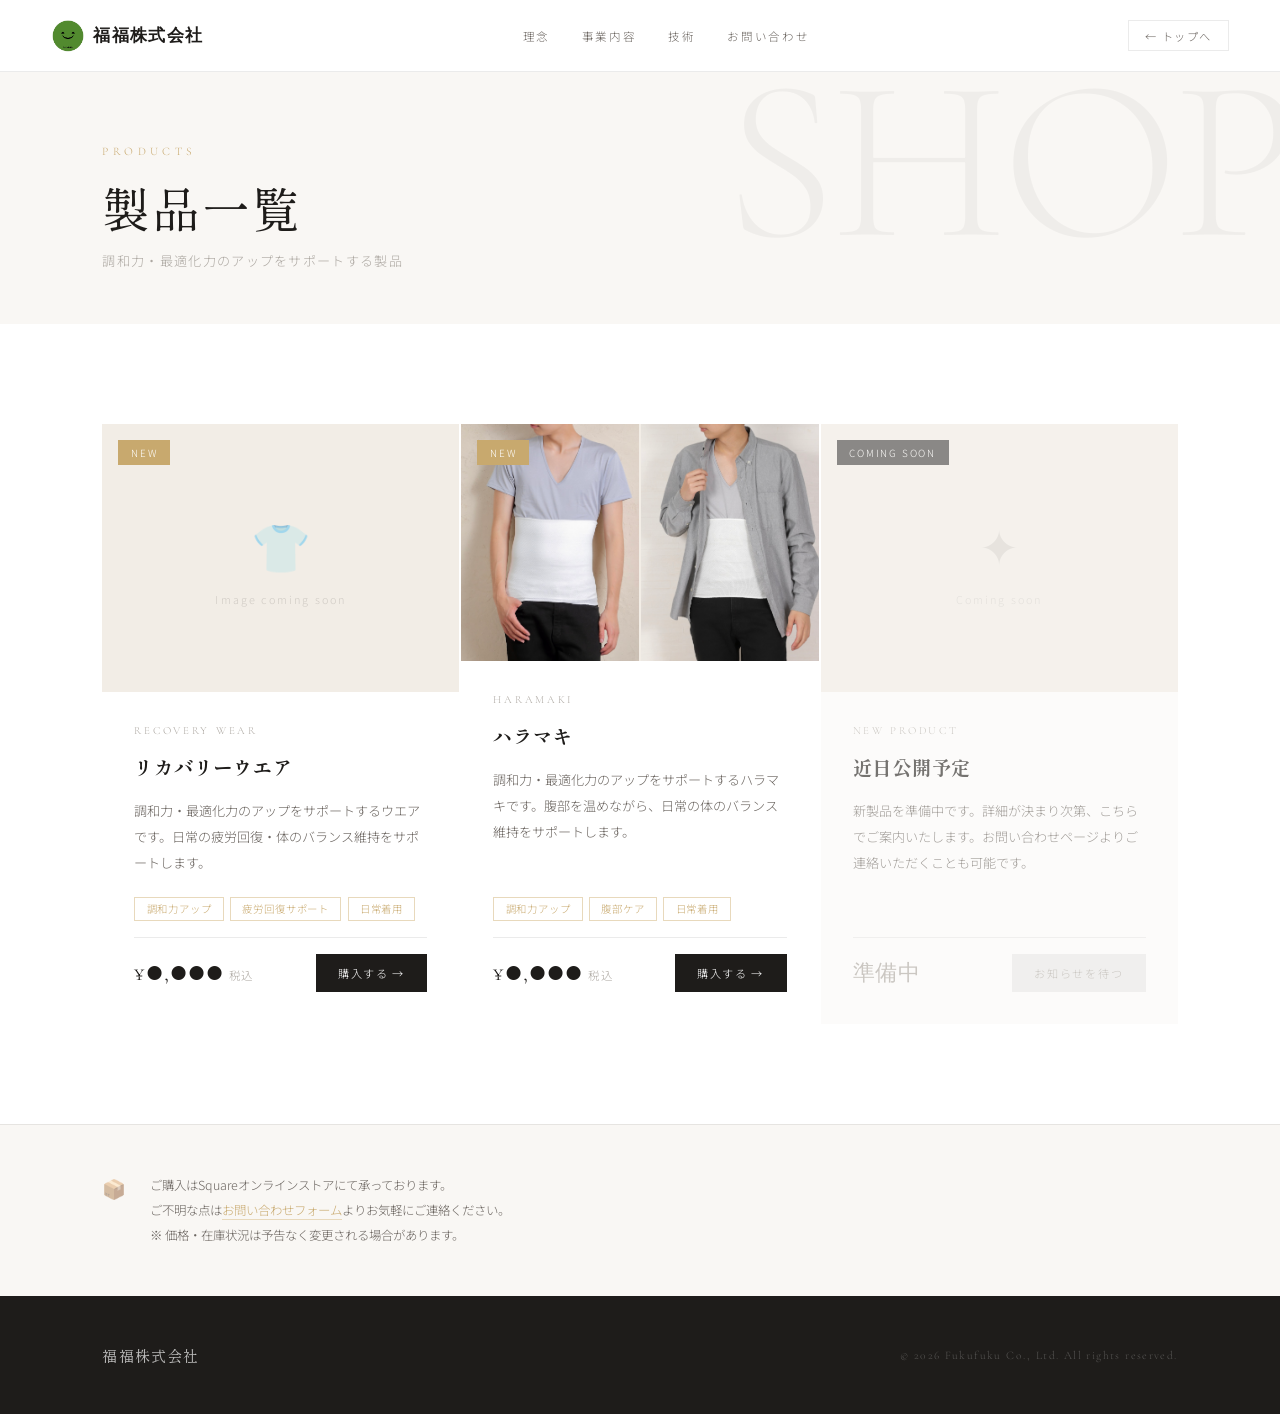
<file: shop.html>
<!DOCTYPE html>
<html lang="ja">
<head>
  <meta charset="UTF-8">
  <meta name="viewport" content="width=device-width, initial-scale=1.0">
  <title>製品一覧 | 福福株式会社</title>
  <meta name="description" content="福福株式会社の製品一覧。調和力・最適化力のアップをサポートする製品をご紹介します。">
  <link rel="preconnect" href="https://fonts.googleapis.com">
  <link href="https://fonts.googleapis.com/css2?family=Shippori+Mincho+B1:wght@400;500;600&family=Noto+Sans+JP:wght@300;400&family=Cormorant+Garamond:ital,wght@0,300;0,400;1,300&display=swap" rel="stylesheet">
  <style>
    :root {
      --white:#FFFFFF; --off:#F9F7F4; --beige:#F2EDE6;
      --line:rgba(0,0,0,.08); --text:#1E1C1A; --mid:#6B6560;
      --light:#ADA8A2; --gold:#C8A96E; --gold-pale:#E8D9BC;
    }
    *,*::before,*::after{margin:0;padding:0;box-sizing:border-box;}
    html{scroll-behavior:smooth;}
    body{font-family:'Noto Sans JP',sans-serif;background:var(--white);color:var(--text);font-weight:300;overflow-x:hidden;}

    /* HEADER */
    header{position:fixed;top:0;left:0;right:0;z-index:200;height:72px;display:flex;align-items:center;justify-content:space-between;padding:0 4vw;background:rgba(255,255,255,.95);backdrop-filter:blur(16px);border-bottom:1px solid var(--line);}
    .header-logo{font-family:'Shippori Mincho B1',serif;font-size:1.05rem;font-weight:600;color:var(--text);text-decoration:none;letter-spacing:.08em;display:flex;align-items:center;gap:8px;}
    .header-logo .fuku-logo-img{width:34px;height:34px;}
    .header-nav{display:flex;align-items:center;gap:2rem;}
    .header-nav a{font-size:.72rem;letter-spacing:.14em;color:var(--mid);text-decoration:none;transition:color .3s;}
    .header-nav a:hover{color:var(--text);}
    .header-back{font-size:.7rem;letter-spacing:.14em;color:var(--mid);text-decoration:none;display:flex;align-items:center;gap:.6rem;transition:color .3s;border:1px solid var(--line);padding:.4rem 1rem;}
    .header-back:hover{color:var(--text);border-color:var(--text);}

    /* PAGE HERO */
    #page-hero{padding-top:72px;background:var(--off);min-height:36vh;display:flex;align-items:flex-end;position:relative;overflow:hidden;}
    #page-hero::before{content:'SHOP';position:absolute;right:-1vw;top:50%;transform:translateY(-50%);font-family:'Cormorant Garamond',serif;font-size:clamp(8rem,18vw,18rem);font-weight:300;color:rgba(0,0,0,.04);letter-spacing:-.02em;pointer-events:none;line-height:1;}
    .page-hero-content{position:relative;z-index:1;padding:0 8vw 6vh;width:100%;}
    .page-hero-en{font-family:'Cormorant Garamond',serif;font-size:.72rem;font-weight:300;letter-spacing:.38em;color:var(--gold);text-transform:uppercase;display:block;margin-bottom:1rem;}
    .page-hero-title{font-family:'Shippori Mincho B1',serif;font-size:clamp(2rem,4vw,3rem);font-weight:400;color:var(--text);line-height:1.4;letter-spacing:.04em;margin-bottom:.6rem;}
    .page-hero-sub{font-size:.82rem;color:var(--light);letter-spacing:.1em;}

    /* SECTION */
    .section-wrap{padding:clamp(60px,8vw,100px) 8vw;}

    /* PRODUCTS GRID */
    .products-grid{display:grid;grid-template-columns:repeat(auto-fill,minmax(320px,1fr));gap:2px;}

    /* PRODUCT CARD */
    .product-card{background:var(--off);display:flex;flex-direction:column;transition:transform .3s;}
    .product-card:hover{transform:translateY(-4px);}
    .product-card:hover .product-img-inner{transform:scale(1.03);}

    .product-img{aspect-ratio:4/3;overflow:hidden;background:var(--beige);position:relative;}
    .product-img-inner{width:100%;height:100%;display:flex;align-items:center;justify-content:center;transition:transform .5s cubic-bezier(.22,1,.36,1);}
    .product-img-placeholder{text-align:center;color:var(--light);}
    .product-img-placeholder-icon{font-size:3rem;opacity:.4;display:block;margin-bottom:.8rem;}
    .product-img-placeholder-text{font-size:.68rem;letter-spacing:.2em;opacity:.5;}
    .product-tag{position:absolute;top:1rem;left:1rem;background:var(--text);color:var(--white);font-size:.62rem;letter-spacing:.18em;padding:.3rem .8rem;text-transform:uppercase;}
    .product-tag.new{background:var(--gold);}

    .product-body{padding:2rem;flex:1;display:flex;flex-direction:column;gap:1rem;background:var(--white);}
    .product-en{font-family:'Cormorant Garamond',serif;font-size:.68rem;letter-spacing:.25em;color:var(--light);text-transform:uppercase;}
    .product-name{font-family:'Shippori Mincho B1',serif;font-size:1.2rem;color:var(--text);line-height:1.5;letter-spacing:.04em;}
    .product-desc{font-size:.82rem;line-height:2;color:var(--mid);flex:1;}
    .product-features{display:flex;flex-wrap:wrap;gap:.4rem;margin-top:.3rem;}
    .product-feature{font-size:.65rem;letter-spacing:.08em;color:var(--gold);border:1px solid var(--gold-pale);padding:.2rem .7rem;}
    .product-footer{display:flex;align-items:center;justify-content:space-between;padding-top:1rem;border-top:1px solid var(--line);margin-top:auto;}
    .product-price{font-family:'Cormorant Garamond',serif;font-size:1.4rem;font-weight:300;color:var(--text);letter-spacing:.04em;}
    .product-price span{font-size:.72rem;font-family:'Noto Sans JP',sans-serif;color:var(--light);margin-left:.3rem;font-weight:300;}
    .product-btn{display:inline-flex;align-items:center;gap:.6rem;background:var(--text);color:var(--white);font-size:.7rem;letter-spacing:.15em;padding:.7rem 1.4rem;text-decoration:none;transition:background .3s,gap .3s;}
    .product-btn:hover{background:var(--gold);gap:1rem;}
    .product-btn.coming{background:var(--line);color:var(--light);pointer-events:none;}

    /* COMING SOON CARD */
    .product-card.coming-soon .product-img{opacity:.5;}
    .product-card.coming-soon .product-body{opacity:.6;}

    /* NOTE */
    .shop-note{background:var(--off);padding:clamp(2rem,4vw,3rem) 8vw;border-top:1px solid var(--line);}
    .shop-note-inner{max-width:640px;display:flex;gap:1.5rem;align-items:flex-start;}
    .shop-note-icon{font-size:1.2rem;flex-shrink:0;margin-top:.1rem;opacity:.5;}
    .shop-note-text{font-size:.78rem;line-height:2;color:var(--mid);}
    .shop-note-text a{color:var(--gold);text-decoration:none;border-bottom:1px solid var(--gold-pale);}
    .shop-note-text a:hover{border-color:var(--gold);}

    /* FOOTER */
    footer{background:var(--text);padding:clamp(2rem,4vw,3rem) 8vw;display:flex;justify-content:space-between;align-items:center;}
    .footer-logo{font-family:'Shippori Mincho B1',serif;font-size:.95rem;color:rgba(255,255,255,.7);letter-spacing:.08em;}
    .footer-copy{font-family:'Cormorant Garamond',serif;font-size:.72rem;letter-spacing:.12em;color:rgba(255,255,255,.25);}

    /* REVEAL */
    .reveal{opacity:0;transform:translateY(20px);transition:opacity .7s cubic-bezier(.22,1,.36,1),transform .7s cubic-bezier(.22,1,.36,1);}
    .reveal.visible{opacity:1;transform:translateY(0);}
    .reveal-d1{transition-delay:.1s;} .reveal-d2{transition-delay:.2s;}

    @media(max-width:600px){
      .products-grid{grid-template-columns:1fr;}
      .header-nav{display:none;}
      footer{flex-direction:column;gap:1rem;text-align:center;}
    }
  </style>
</head>
<body>

<header>
  <a href="index.html" class="header-logo"><img src="img/fuku-logo.png" alt="FuKu FuKu" class="fuku-logo-img">福福株式会社</a>
  <div class="header-nav">
    <a href="index.html#concept">理念</a>
    <a href="index.html#services">事業内容</a>
    <a href="harmonize.html">技術</a>
    <a href="index.html#contact">お問い合わせ</a>
  </div>
  <a href="index.html" class="header-back">← トップへ</a>
</header>

<!-- PAGE HERO -->
<section id="page-hero">
  <div class="page-hero-content">
    <span class="page-hero-en">Products</span>
    <h1 class="page-hero-title">製品一覧</h1>
    <p class="page-hero-sub">調和力・最適化力のアップをサポートする製品</p>
  </div>
</section>

<!-- PRODUCTS -->
<section>
  <div class="section-wrap">
    <div class="products-grid">

      <!-- リカバリーウエア -->
      <div class="product-card reveal">
        <div class="product-img">
          <div class="product-img-inner">
            <div class="product-img-placeholder">
              <!-- 商品画像が決まったら <img src="recovery-wear.jpg" alt="リカバリーウエア"> に差し替え -->
              <span class="product-img-placeholder-icon">👕</span>
              <p class="product-img-placeholder-text">Image coming soon</p>
            </div>
          </div>
          <span class="product-tag new">New</span>
        </div>
        <div class="product-body">
          <span class="product-en">Recovery Wear</span>
          <h2 class="product-name">リカバリーウエア</h2>
          <p class="product-desc">調和力・最適化力のアップをサポートするウエアです。日常の疲労回復・体のバランス維持をサポートします。</p>
          <div class="product-features">
            <span class="product-feature">調和力アップ</span>
            <span class="product-feature">疲労回復サポート</span>
            <span class="product-feature">日常着用</span>
          </div>
          <div class="product-footer">
            <p class="product-price">¥●,●●●<span>税込</span></p>
            <!-- SquareオンラインストアのURLが決まったら href に設定 -->
            <a href="#" class="product-btn" target="_blank" rel="noopener">
              購入する →
            </a>
          </div>
        </div>
      </div>

      <!-- ハラマキ -->
      <div class="product-card reveal reveal-d1">
        <div class="product-img" style="display:grid;grid-template-columns:1fr 1fr;gap:2px;aspect-ratio:auto;">
          <img src="img/long1.jpg" alt="ハラマキ 長袖着用" style="width:100%;aspect-ratio:3/4;object-fit:cover;display:block;">
          <img src="img/short3.jpg" alt="ハラマキ 半袖着用" style="width:100%;aspect-ratio:3/4;object-fit:cover;display:block;">
          <span class="product-tag new" style="position:absolute;top:1rem;left:1rem;">New</span>
        </div>
        <div class="product-body">
          <span class="product-en">Haramaki</span>
          <h2 class="product-name">ハラマキ</h2>
          <p class="product-desc">調和力・最適化力のアップをサポートするハラマキです。腹部を温めながら、日常の体のバランス維持をサポートします。</p>
          <div class="product-features">
            <span class="product-feature">調和力アップ</span>
            <span class="product-feature">腹部ケア</span>
            <span class="product-feature">日常着用</span>
          </div>
          <div class="product-footer">
            <p class="product-price">¥●,●●●<span>税込</span></p>
            <a href="#" class="product-btn" target="_blank" rel="noopener">購入する →</a>
          </div>
        </div>
      </div>

      <!-- Coming Soon -->
      <div class="product-card coming-soon reveal reveal-d1">
        <div class="product-img">
          <div class="product-img-inner">
            <div class="product-img-placeholder">
              <span class="product-img-placeholder-icon">✦</span>
              <p class="product-img-placeholder-text">Coming soon</p>
            </div>
          </div>
          <span class="product-tag">Coming Soon</span>
        </div>
        <div class="product-body">
          <span class="product-en">New Product</span>
          <h2 class="product-name">近日公開予定</h2>
          <p class="product-desc">新製品を準備中です。詳細が決まり次第、こちらでご案内いたします。お問い合わせページよりご連絡いただくことも可能です。</p>
          <div class="product-footer">
            <p class="product-price" style="color:var(--light);">準備中</p>
            <a href="index.html#contact" class="product-btn coming">お知らせを待つ</a>
          </div>
        </div>
      </div>

    </div>
  </div>
</section>

<!-- NOTE -->
<div class="shop-note">
  <div class="shop-note-inner">
    <span class="shop-note-icon">📦</span>
    <p class="shop-note-text">
      ご購入はSquareオンラインストアにて承っております。<br>
      ご不明な点は<a href="index.html#contact">お問い合わせフォーム</a>よりお気軽にご連絡ください。<br>
      ※ 価格・在庫状況は予告なく変更される場合があります。
    </p>
  </div>
</div>

<footer>
  <p class="footer-logo">福福株式会社</p>
  <p class="footer-copy">© 2026 Fukufuku Co., Ltd. All rights reserved.</p>
</footer>

<script>
  const observer = new IntersectionObserver((entries) => {
    entries.forEach(e => { if(e.isIntersecting){ e.target.classList.add('visible'); observer.unobserve(e.target); } });
  }, {threshold:.08});
  document.querySelectorAll('.reveal').forEach(el => observer.observe(el));
</script>
</body>
</html>
</file>
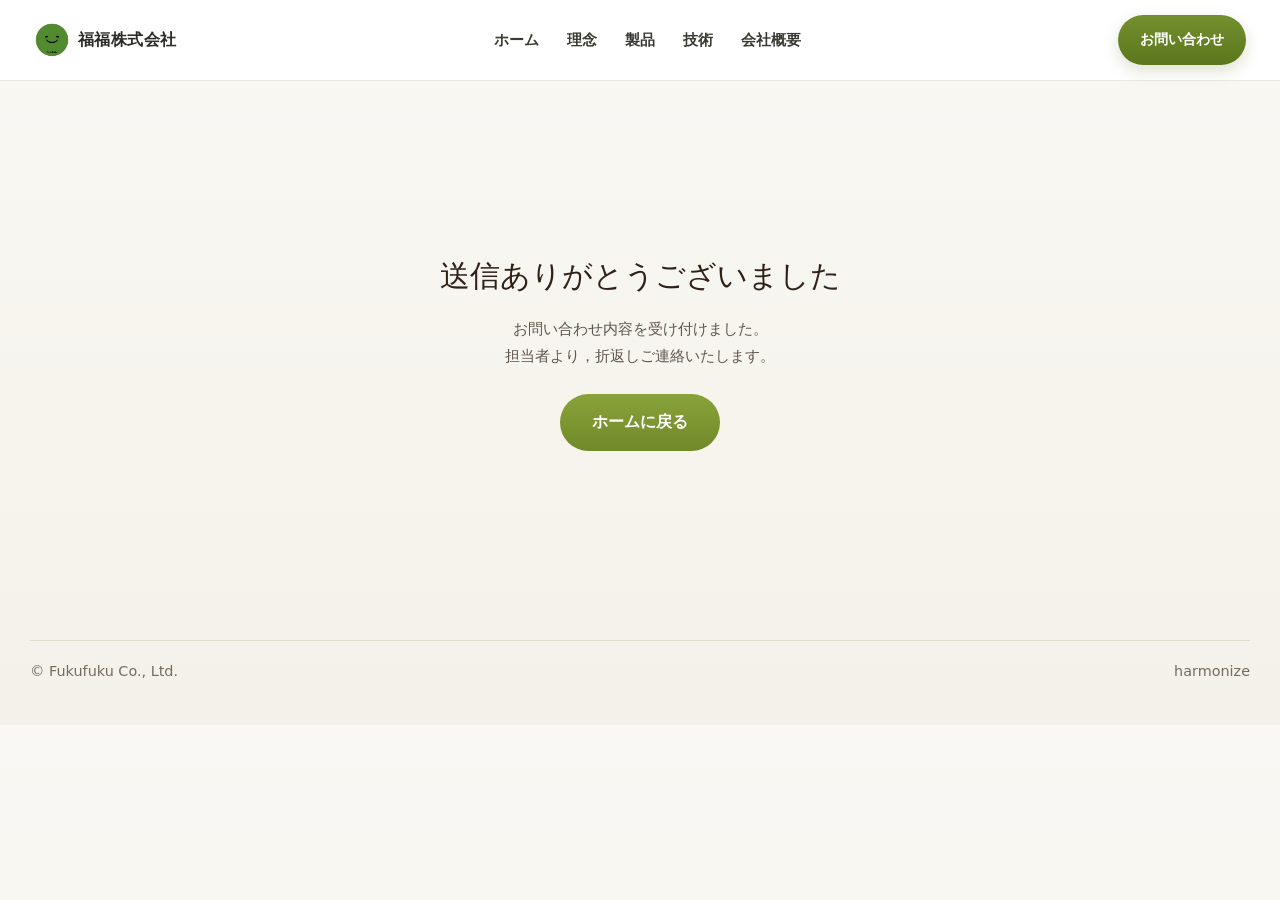
<file: thanks.html>
<!DOCTYPE html>
<html lang="ja">
<head>
  <meta charset="UTF-8">
  <meta name="viewport" content="width=device-width, initial-scale=1.0">
  <title>送信完了 | 福福株式会社</title>
  <link rel="stylesheet" href="assets/styles.css">
</head>
<body>

<header class="header">
  <div class="container header__inner">
    <a class="brand" href="index.html">
      <img src="img/fuku-logo.png" alt="FuKu FuKu" class="fuku-logo-img">
      <span class="brand__title">福福株式会社</span>
    </a>
    <nav class="nav">
      <a href="index.html">ホーム</a>
      <a href="philosophy.html">理念</a>
      <a href="products.html">製品</a>
      <a href="technology.html">技術</a>
      <a href="company.html">会社概要</a>
    </nav>
    <a class="contact-btn" href="contact.html">お問い合わせ</a>
  </div>
</header>

<main>
  <div class="thanks-hero">
    <h1>送信ありがとうございました</h1>
    <p>お問い合わせ内容を受け付けました。<br>担当者より，折返しご連絡いたします。</p>
    <a class="btn-wide" href="index.html">ホームに戻る</a>
  </div>
</main>

<footer class="footer">
  <div class="container footer-inner">
    <div>© Fukufuku Co., Ltd.</div>
    <div>harmonize</div>
  </div>
</footer>
</body>
</html>
</file>
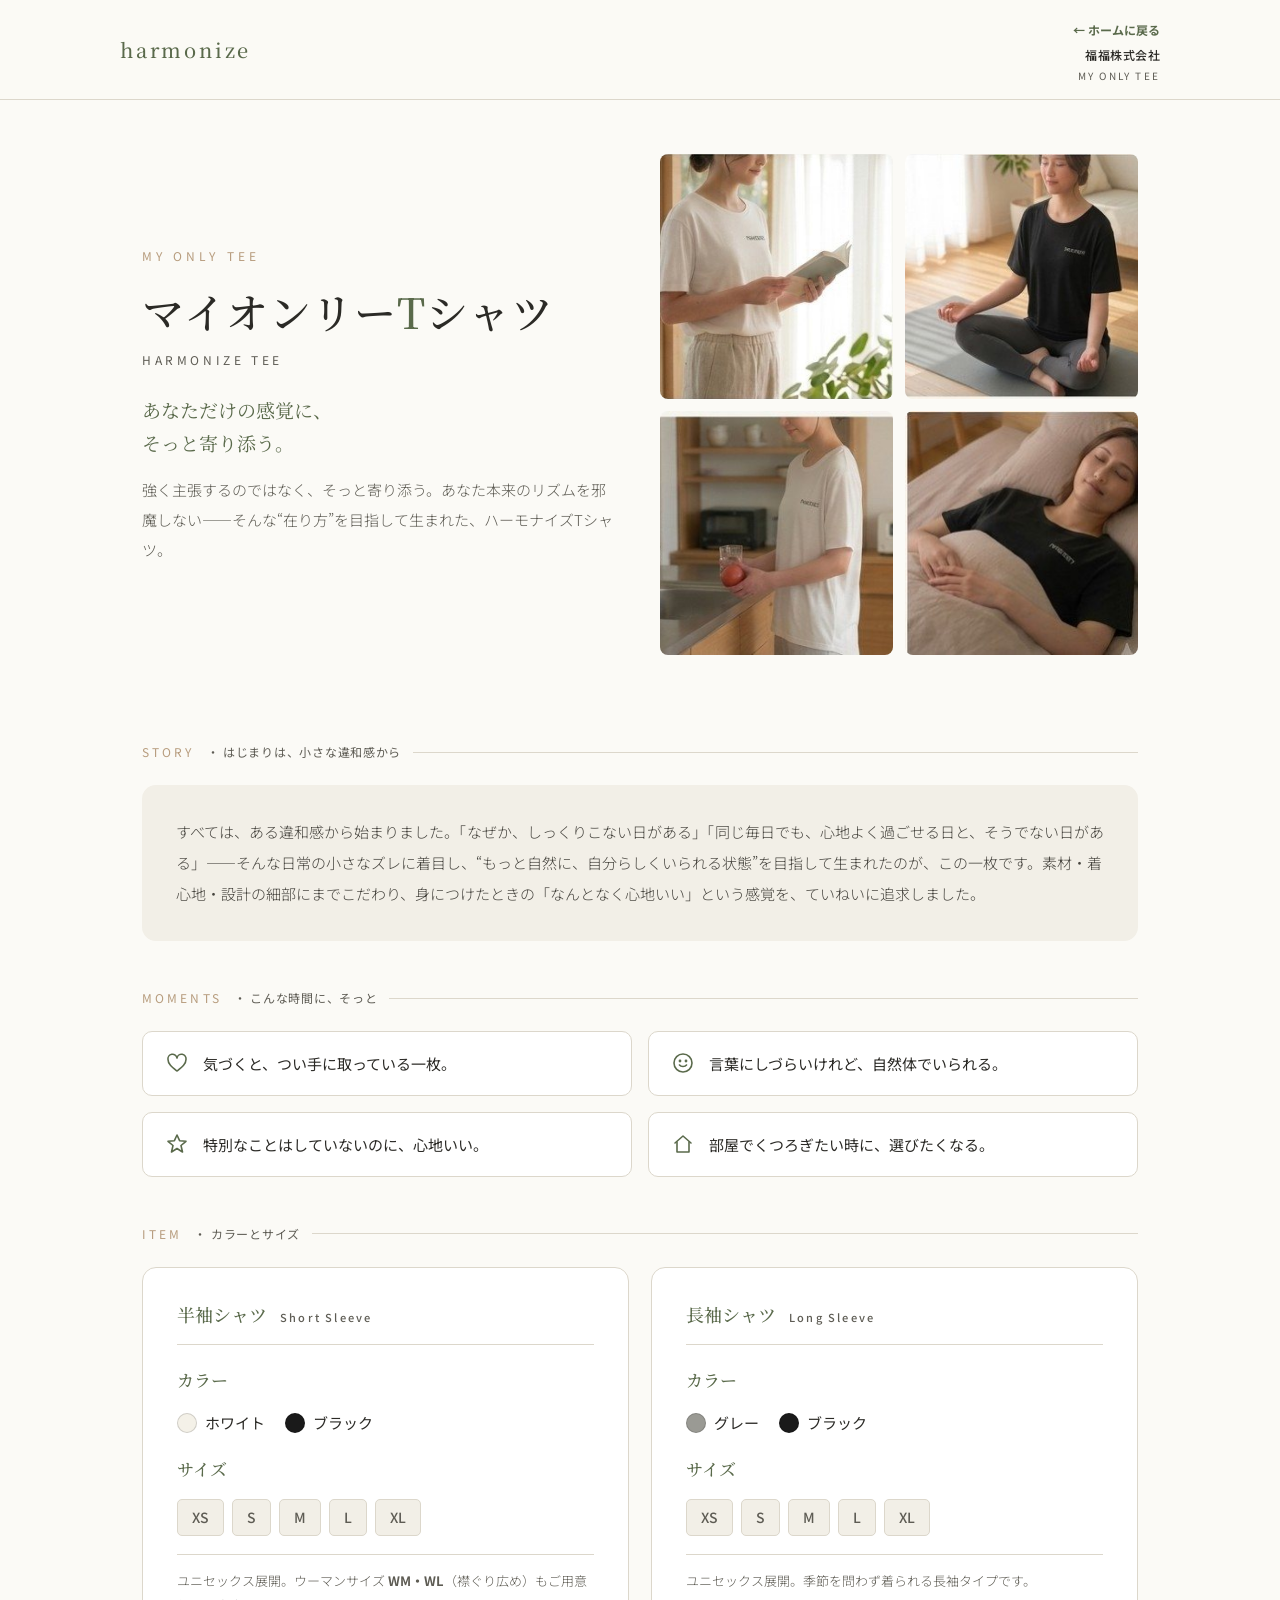
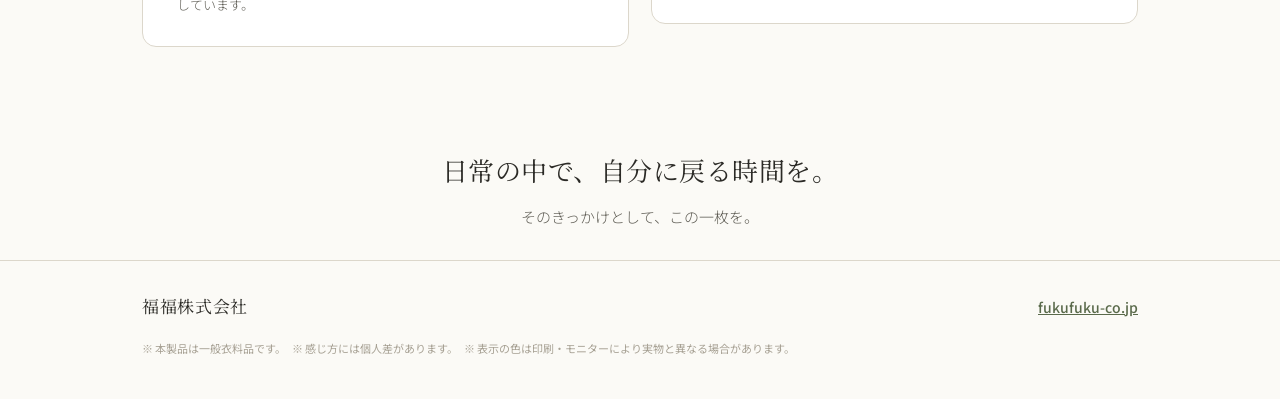
<file: tshirt.html>
<!DOCTYPE html>
<html lang="ja">
<head>
<meta charset="UTF-8">
<meta name="viewport" content="width=device-width, initial-scale=1.0">
<title>マイオンリーTシャツ ｜ harmonize ｜ 福福株式会社</title>
<meta name="description" content="あなただけの感覚に、そっと寄り添う。harmonize マイオンリーTシャツ。やわらかな肌触りと、締め付けないゆったりとしたシルエットのくつろぎ着。">
<style>
  @import url('https://fonts.googleapis.com/css2?family=Noto+Sans+JP:wght@300;400;500;700&family=Noto+Serif+JP:wght@300;500;700&display=swap');

  * { box-sizing: border-box; margin: 0; padding: 0; }
  :root {
    --paper:#FBFAF6; --cream:#F2EFE7; --cream2:#EDE9DE; --ink:#2B2A26; --soft:#5E5C54;
    --sage:#7C8A6B; --sage-deep:#5A6A4B; --clay:#B79C7D; --line:#DCD7CB;
  }
  html { scroll-behavior:smooth; }
  body { font-family:'Noto Sans JP', sans-serif; color:var(--ink); background:var(--paper); font-weight:400; line-height:1.8; }
  img { display:block; max-width:100%; }
  .wrap { max-width:1040px; margin:0 auto; padding:0 22px; }

  /* header */
  header { border-bottom:1px solid var(--line); background:rgba(251,250,246,0.9); position:sticky; top:0; z-index:10; backdrop-filter:saturate(120%) blur(4px); }
  .head-in { display:flex; align-items:center; justify-content:space-between; padding:14px 0; }
  .brand { font-family:'Noto Serif JP', serif; font-size:20px; font-weight:500; letter-spacing:0.14em; color:var(--sage-deep); text-decoration:none; }
  .brand:hover { color:var(--sage); }
  .head-r { text-align:right; }
  .head-home { display:inline-block; font-size:12px; font-weight:700; color:var(--sage-deep); text-decoration:none; margin-bottom:3px; }
  .head-home:hover { text-decoration:underline; }
  .head-co { font-size:12px; font-weight:500; letter-spacing:0.04em; }
  .head-cat { font-size:10px; color:var(--soft); letter-spacing:0.22em; margin-top:2px; }

  /* hero */
  .hero { padding:54px 0 40px; }
  .hero-grid { display:grid; grid-template-columns:1fr 1fr; gap:40px; align-items:center; }
  .eyebrow { font-size:12px; letter-spacing:0.34em; color:var(--clay); margin-bottom:18px; }
  h1 { font-family:'Noto Serif JP', serif; font-weight:500; font-size:42px; line-height:1.3; letter-spacing:0.02em; }
  h1 .ac { color:var(--sage-deep); }
  .hero .en { font-size:12px; letter-spacing:0.3em; color:var(--soft); margin-top:10px; }
  .catch { font-family:'Noto Serif JP', serif; font-size:19px; color:var(--sage-deep); margin-top:24px; line-height:1.7; }
  .lead { margin-top:16px; font-size:15px; color:var(--soft); font-weight:300; line-height:2; }
  .hero-photos { display:grid; grid-template-columns:1fr 1fr; gap:12px; }
  .hero-photos img { width:100%; height:100%; object-fit:cover; border-radius:8px; aspect-ratio:1/1.05; }

  /* section */
  section { padding:46px 0; }
  .sec-label { font-size:12px; letter-spacing:0.26em; color:var(--clay); text-transform:uppercase; display:flex; align-items:center; gap:12px; margin-bottom:22px; }
  .sec-label::after { content:""; flex:1; height:1px; background:var(--line); }
  .sec-label .jp { color:var(--soft); letter-spacing:0.06em; text-transform:none; font-size:12px; }

  /* story */
  .story { background:var(--cream); border-radius:14px; padding:32px 34px; }
  .story p { font-size:15px; color:#46443e; line-height:2.05; font-weight:300; }

  /* detail */
  .detail-grid { display:grid; grid-template-columns:repeat(3,1fr); gap:26px; }
  .feat .ph { width:100%; aspect-ratio:1/0.92; object-fit:cover; border-radius:10px; margin-bottom:16px; }
  .feat h3 { font-family:'Noto Serif JP', serif; font-size:18px; font-weight:500; margin-bottom:8px; letter-spacing:0.02em; }
  .feat p { font-size:14px; color:var(--soft); font-weight:300; line-height:1.95; }

  /* highlight */
  .highlight { border-left:4px solid var(--sage); background:var(--cream); border-radius:0 12px 12px 0; padding:26px 30px; margin-top:34px; }
  .highlight .t { font-family:'Noto Serif JP', serif; font-size:21px; line-height:1.6; }
  .highlight .s { font-size:14px; color:var(--soft); margin-top:10px; font-weight:300; }

  /* moments */
  .moments { display:grid; grid-template-columns:1fr 1fr; gap:16px; }
  .moment { background:#fff; border:1px solid var(--line); border-radius:10px; padding:18px 22px; display:flex; align-items:center; gap:14px; font-size:15px; }
  .moment .ic { width:24px; height:24px; color:var(--sage-deep); flex-shrink:0; }

  /* item */
  .item-card { background:#fff; border:1px solid var(--line); border-radius:14px; padding:30px 34px; }
  .item-row { display:flex; flex-wrap:wrap; gap:38px; }
  .item-block { flex:1; min-width:220px; }
  .item-h { font-family:'Noto Serif JP', serif; font-size:17px; font-weight:500; margin-bottom:14px; color:var(--sage-deep); }
  .color-row { display:flex; gap:20px; margin-bottom:8px; }
  .swatch { display:flex; align-items:center; gap:8px; font-size:15px; }
  .dot { width:20px; height:20px; border-radius:50%; border:1px solid rgba(0,0,0,0.15); }
  .size-pills { display:flex; flex-wrap:wrap; gap:8px; }
  .pill { border:1px solid var(--line); background:var(--cream); border-radius:5px; padding:5px 14px; font-size:14px; font-weight:500; color:var(--soft); }
  .item-note { font-size:13px; color:var(--soft); margin-top:16px; padding-top:14px; border-top:1px solid var(--line); font-weight:300; }
  .item-grid { display:grid; grid-template-columns:1fr 1fr; gap:22px; align-items:start; }
  .item-title { font-family:'Noto Serif JP', serif; font-size:18px; font-weight:500; color:var(--sage-deep); margin-bottom:20px; padding-bottom:14px; border-bottom:1px solid var(--line); }
  .item-title .en { font-family:'Noto Sans JP', sans-serif; font-size:11px; letter-spacing:0.2em; color:var(--soft); margin-left:8px; }
  .item-card .item-block { margin-bottom:18px; }

  /* closing */
  .closing { text-align:center; padding:56px 0 30px; }
  .closing .big { font-family:'Noto Serif JP', serif; font-size:26px; line-height:1.6; letter-spacing:0.02em; }
  .closing .sub { font-size:15px; color:var(--soft); margin-top:12px; font-weight:300; }

  /* footer */
  footer { border-top:1px solid var(--line); padding:30px 0 40px; }
  .foot-in { display:flex; flex-wrap:wrap; justify-content:space-between; align-items:baseline; gap:14px; }
  .foot-co { font-family:'Noto Serif JP', serif; font-size:17px; letter-spacing:0.04em; }
  .foot-web { font-size:14px; color:var(--sage-deep); font-weight:500; }
  .disc { font-size:11px; color:#a7a194; margin-top:18px; line-height:1.8; }

  /* responsive */
  @media (max-width:760px) {
    .hero { padding:36px 0 24px; }
    .hero-grid { grid-template-columns:1fr; gap:28px; }
    h1 { font-size:32px; }
    .detail-grid { grid-template-columns:1fr; gap:30px; }
    .feat .ph { aspect-ratio:1/0.62; }
    .moments { grid-template-columns:1fr; }
    .story { padding:24px 22px; }
    .item-card { padding:24px 22px; }
    .item-grid { grid-template-columns:1fr; }
    .closing .big { font-size:21px; }
  }
</style>
</head>
<body>

  <header>
    <div class="wrap head-in">
      <a class="brand" href="index.html">harmonize</a>
      <div class="head-r">
        <a class="head-home" href="index.html">← ホームに戻る</a>
        <div class="head-co">福福株式会社</div>
        <div class="head-cat">MY ONLY TEE</div>
      </div>
    </div>
  </header>

  <!-- hero -->
  <div class="hero">
    <div class="wrap hero-grid">
      <div>
        <div class="eyebrow">MY ONLY TEE</div>
        <h1>マイオンリー<span class="ac">T</span>シャツ</h1>
        <div class="en">HARMONIZE TEE</div>
        <div class="catch">あなただけの感覚に、<br>そっと寄り添う。</div>
        <p class="lead">強く主張するのではなく、そっと寄り添う。あなた本来のリズムを邪魔しない――そんな“在り方”を目指して生まれた、ハーモナイズTシャツ。</p>
      </div>
      <div class="hero-photos">
        <img src="[data-uri]" alt="窓辺で本を読む、白いハーモナイズTシャツ">
        <img src="[data-uri]" alt="黒いハーモナイズTシャツでくつろぐ">
        <img src="[data-uri]" alt="キッチンで過ごす、白いハーモナイズTシャツ">
        <img src="[data-uri]" alt="横になってくつろぐ、黒いハーモナイズTシャツ">
      </div>
    </div>
  </div>

  <!-- story -->
  <section>
    <div class="wrap">
      <div class="sec-label">Story <span class="jp">・ はじまりは、小さな違和感から</span></div>
      <div class="story">
        <p>すべては、ある違和感から始まりました。「なぜか、しっくりこない日がある」「同じ毎日でも、心地よく過ごせる日と、そうでない日がある」――そんな日常の小さなズレに着目し、“もっと自然に、自分らしくいられる状態”を目指して生まれたのが、この一枚です。素材・着心地・設計の細部にまでこだわり、身につけたときの「なんとなく心地いい」という感覚を、ていねいに追求しました。</p>
      </div>
    </div>
  </section>

  <!-- moments -->
  <section style="padding-top:0;">
    <div class="wrap">
      <div class="sec-label">Moments <span class="jp">・ こんな時間に、そっと</span></div>
      <div class="moments">
        <div class="moment"><svg class="ic" viewBox="0 0 24 24" fill="none" stroke="currentColor" stroke-width="1.6" stroke-linecap="round" stroke-linejoin="round"><path d="M12 20 C7 16, 3 13, 3 8.5 A4.5 4.5 0 0 1 12 7 A4.5 4.5 0 0 1 21 8.5 C21 13, 17 16, 12 20Z"/></svg>気づくと、つい手に取っている一枚。</div>
        <div class="moment"><svg class="ic" viewBox="0 0 24 24" fill="none" stroke="currentColor" stroke-width="1.6" stroke-linecap="round" stroke-linejoin="round"><circle cx="12" cy="12" r="9"/><path d="M8.5 14 C10 16, 14 16, 15.5 14"/><circle cx="9" cy="10" r="0.6" fill="currentColor"/><circle cx="15" cy="10" r="0.6" fill="currentColor"/></svg>言葉にしづらいけれど、自然体でいられる。</div>
        <div class="moment"><svg class="ic" viewBox="0 0 24 24" fill="none" stroke="currentColor" stroke-width="1.6" stroke-linecap="round" stroke-linejoin="round"><path d="M12 3 L14.6 8.7 L21 9.3 L16 13.5 L17.5 20 L12 16.5 L6.5 20 L8 13.5 L3 9.3 L9.4 8.7 Z"/></svg>特別なことはしていないのに、心地いい。</div>
        <div class="moment"><svg class="ic" viewBox="0 0 24 24" fill="none" stroke="currentColor" stroke-width="1.6" stroke-linecap="round" stroke-linejoin="round"><path d="M4 11 L12 4 L20 11"/><path d="M6 10 V20 H18 V10"/></svg>部屋でくつろぎたい時に、選びたくなる。</div>
      </div>
    </div>
  </section>

  <!-- item -->
  <section style="padding-top:0;">
    <div class="wrap">
      <div class="sec-label">Item <span class="jp">・ カラーとサイズ</span></div>
      <div class="item-grid">
        <div class="item-card">
          <div class="item-title">半袖シャツ <span class="en">Short Sleeve</span></div>
          <div class="item-block">
            <div class="item-h">カラー</div>
            <div class="color-row">
              <span class="swatch"><span class="dot" style="background:#F4F1E8;"></span>ホワイト</span>
              <span class="swatch"><span class="dot" style="background:#1a1a1a;"></span>ブラック</span>
            </div>
          </div>
          <div class="item-block">
            <div class="item-h">サイズ</div>
            <div class="size-pills">
              <span class="pill">XS</span><span class="pill">S</span><span class="pill">M</span><span class="pill">L</span><span class="pill">XL</span>
            </div>
          </div>
          <div class="item-note">ユニセックス展開。ウーマンサイズ <strong>WM・WL</strong>（襟ぐり広め）もご用意しています。</div>
        </div>
        <div class="item-card">
          <div class="item-title">長袖シャツ <span class="en">Long Sleeve</span></div>
          <div class="item-block">
            <div class="item-h">カラー</div>
            <div class="color-row">
              <span class="swatch"><span class="dot" style="background:#9a9a94;"></span>グレー</span>
              <span class="swatch"><span class="dot" style="background:#1a1a1a;"></span>ブラック</span>
            </div>
          </div>
          <div class="item-block">
            <div class="item-h">サイズ</div>
            <div class="size-pills">
              <span class="pill">XS</span><span class="pill">S</span><span class="pill">M</span><span class="pill">L</span><span class="pill">XL</span>
            </div>
          </div>
          <div class="item-note">ユニセックス展開。季節を問わず着られる長袖タイプです。</div>
        </div>
      </div>
    </div>
  </section>

  <!-- closing -->
  <div class="closing">
    <div class="wrap">
      <div class="big">日常の中で、自分に戻る時間を。</div>
      <div class="sub">そのきっかけとして、この一枚を。</div>
    </div>
  </div>

  <!-- footer -->
  <footer>
    <div class="wrap">
      <div class="foot-in">
        <div class="foot-co">福福株式会社</div>
        <a class="foot-web" href="https://fukufuku-co.jp">fukufuku-co.jp</a>
      </div>
      <div class="disc">※ 本製品は一般衣料品です。　※ 感じ方には個人差があります。　※ 表示の色は印刷・モニターにより実物と異なる場合があります。</div>
    </div>
  </footer>

</body>
</html>
</file>
<file: assets/styles.css>
/* =====================================================
   Fukufuku Co. — Mobile-First CSS v8
   対象: 全ページ (index, philosophy, products, technology, company, contact, thanks)
   確認幅: 390px / 375px / 320px を優先。タブレット・PC は後追い。
   ===================================================== */

:root{
  --green:#6b8627;
  --green-deep:#56701f;
  --green-soft:#eef4df;
  --orange:#ea9223;
  --brown:#2f2117;
  --cream:#f8f5ee;
  --cream-deep:#f2eee4;
  --text:#40352d;
  --muted:#60554c;
  --line:rgba(93,107,53,.14);
  --shadow:0 18px 44px rgba(58,49,33,.14);
  --shadow-soft:0 10px 24px rgba(72,64,43,.10);
  --max:1240px;
}

/* ── Reset ── */
*{box-sizing:border-box;margin:0;padding:0}
html{scroll-behavior:smooth}
body{
  background:linear-gradient(180deg,#faf8f4 0%,#f3f1e8 100%);
  color:var(--text);
  font-family:system-ui,-apple-system,BlinkMacSystemFont,'Hiragino Sans','Noto Sans JP',sans-serif;
  line-height:1.8;
  font-size:16px;
  -webkit-text-size-adjust:100%;
}
a{text-decoration:none;color:inherit}
img{max-width:100%;display:block}
ul,ol{list-style:none}

/* ── Layout ── */
.container{
  width:min(calc(100% - 32px),var(--max));
  margin:0 auto;
}

/* ── Header ── */
.header{
  position:sticky;
  top:0;
  z-index:30;
  background:rgba(255,255,255,.97);
  backdrop-filter:blur(12px);
  -webkit-backdrop-filter:blur(12px);
  box-shadow:0 1px 0 rgba(0,0,0,.06);
}
.header__inner{
  min-height:64px;
  display:flex;
  align-items:center;
  justify-content:space-between;
  gap:12px;
  padding:0 4px;
}

/* Brand */
.brand{display:flex;align-items:center;gap:8px}
.fuku-logo-sq,.fuku-logo-circle{display:none;}
.fuku-logo-img{width:36px;height:36px;border-radius:50%;object-fit:cover;flex-shrink:0;display:block;}
.logo{
  position:relative;
  width:40px;
  height:40px;
  flex:0 0 40px;
}
.logo .stem{
  position:absolute;
  left:18px;
  top:9px;
  width:4px;
  height:24px;
  background:var(--green);
  border-radius:10px;
}
.logo .petal,.logo .petal::before,.logo .petal::after{
  position:absolute;
  width:16px;
  height:16px;
  border:3.5px solid var(--green);
  border-radius:12px 3px 12px 3px;
  transform:rotate(45deg);
}
.logo .petal{left:4px;top:11px}
.logo .petal::before{content:\"\";left:12px;top:-12px;position:absolute;width:16px;height:16px;border:3.5px solid var(--green);border-radius:12px 3px 12px 3px}
.logo .petal::after{content:\"\";left:12px;top:12px;position:absolute;width:16px;height:16px;border:3.5px solid var(--green);border-radius:12px 3px 12px 3px}
.logo .dot{
  position:absolute;
  right:0;
  top:0;
  width:10px;
  height:10px;
  border:3.5px solid #f0b321;
  border-radius:50%;
}
.brand__title{
  font-size:1rem;
  font-weight:800;
  letter-spacing:.03em;
  color:#2b2c27;
  white-space:nowrap;
}

/* Nav */
.nav{display:none}

/* Mobile menu button */
.menu-toggle{
  display:flex;
  flex-direction:column;
  justify-content:center;
  align-items:center;
  width:44px;
  height:44px;
  background:none;
  border:none;
  cursor:pointer;
  gap:5px;
  padding:8px;
  border-radius:10px;
}
.menu-toggle span{
  display:block;
  width:22px;
  height:2px;
  background:var(--brown);
  border-radius:2px;
  transition:.2s;
}

/* Contact button */
.contact-btn{
  display:inline-flex;
  align-items:center;
  justify-content:center;
  gap:6px;
  padding:10px 16px;
  color:#fff;
  background:linear-gradient(180deg,#73902f,#5c761c);
  box-shadow:0 6px 16px rgba(88,110,31,.20);
  border-radius:999px;
  font-weight:700;
  font-size:.88rem;
  white-space:nowrap;
  transition:.18s ease all;
  flex-shrink:0;
}
.contact-btn:hover{transform:translateY(-1px)}

/* ── Mobile Nav Drawer ── */
.mobile-nav{
  position:fixed;
  top:0;
  left:0;
  right:0;
  bottom:0;
  z-index:50;
  display:none;
  flex-direction:column;
  background:rgba(255,255,255,.98);
  backdrop-filter:blur(16px);
  -webkit-backdrop-filter:blur(16px);
}
.mobile-nav.is-open{display:flex}
.mobile-nav__header{
  display:flex;
  align-items:center;
  justify-content:space-between;
  padding:16px 20px;
  border-bottom:1px solid var(--line);
}
.mobile-nav__close{
  width:44px;
  height:44px;
  background:none;
  border:none;
  font-size:28px;
  cursor:pointer;
  display:flex;
  align-items:center;
  justify-content:center;
  color:var(--text);
}
.mobile-nav__links{
  flex:1;
  overflow-y:auto;
  padding:20px;
  display:flex;
  flex-direction:column;
  gap:4px;
}
.mobile-nav__links a{
  display:block;
  padding:14px 16px;
  font-size:1.05rem;
  font-weight:600;
  color:var(--text);
  border-radius:12px;
  transition:.15s;
}
.mobile-nav__links a:hover,
.mobile-nav__links a.is-current{
  background:var(--green-soft);
  color:var(--green-deep);
}
.mobile-nav__contact{
  padding:20px;
  border-top:1px solid var(--line);
}
.mobile-nav__contact a{
  display:block;
  width:100%;
  text-align:center;
  padding:14px;
  font-weight:700;
  font-size:1rem;
}

/* ── Page Hero (sub pages) ── */
.page-hero{padding:20px 0 0}
.page-hero__box{
  position:relative;
  overflow:hidden;
  border-radius:20px;
  min-height:260px;
  background:
    linear-gradient(135deg,rgba(248,245,238,.95),rgba(248,245,238,.88)),
    url('../img/hero-forest.png') center/cover no-repeat;
  box-shadow:var(--shadow);
}
.page-hero__box::after{
  content:\"\";
  position:absolute;
  right:0;
  top:0;
  width:40%;
  height:120px;
  background:url('../img/hero-leaves.png') right top/cover no-repeat;
  opacity:.85;
  -webkit-mask-image:linear-gradient(180deg,#000 20%,rgba(0,0,0,.25) 70%,transparent 100%);
  mask-image:linear-gradient(180deg,#000 20%,rgba(0,0,0,.25) 70%,transparent 100%);
}
.page-hero__inner{
  position:relative;
  z-index:1;
  padding:40px 28px;
  max-width:100%;
}
.breadcrumb{
  font-size:.82rem;
  color:#7a6d63;
  margin-bottom:8px;
}
.page-hero__inner h1{
  font-family:serif;
  font-weight:500;
  font-size:1.65rem;
  line-height:1.45;
  color:var(--brown);
  margin:0 0 10px;
}
.page-hero__inner p{
  margin:0;
  font-size:.92rem;
  color:#5d5147;
  line-height:1.75;
}

/* ── Sections ── */
.section{padding:40px 0}
.section-box{
  background:#fff;
  border-radius:22px;
  padding:28px 24px;
  box-shadow:var(--shadow);
}
.section-tag{
  font-size:.75rem;
  letter-spacing:.15em;
  color:#96a56a;
  text-transform:uppercase;
  font-weight:700;
  margin-bottom:8px;
  display:block;
}
.section-title{
  margin:0 0 12px;
  font-family:serif;
  font-weight:500;
  font-size:1.55rem;
  line-height:1.5;
  color:#302924;
}
.section-text{
  margin:0;
  color:#65594f;
  line-height:1.9;
  font-size:.96rem;
}
.section-text + .section-text{margin-top:12px}

/* ── Top Page Hero ── */
.hero{padding:8px 0 0}
.hero-shell{
  position:relative;
  overflow:hidden;
  background:#fff;
  border-radius:0 0 18px 18px;
  box-shadow:var(--shadow);
}
.hero-stage{
  position:relative;
  min-height:580px;
  background:linear-gradient(180deg,#f4f7ef 0%,#eef3e4 100%);
}
.hero-visual{
  position:absolute;
  inset:0;
  background-image:url('../img/hero-forest.png');
  background-size:cover;
  background-position:center 40%;
  filter:saturate(1.05) brightness(1.02);
}
.hero-visual::after{
  content:"";
  position:absolute;
  inset:0;
  background:linear-gradient(90deg,
    rgba(248,245,238,.99) 0%,
    rgba(248,245,238,.97) 18%,
    rgba(248,245,238,.88) 34%,
    rgba(248,245,238,.60) 52%,
    rgba(248,245,238,.30) 70%,
    transparent 85%
  );
}
.hero-still{
  display:none;
}
.hero-leaves{
  display:none;
}
.hero-sun{
  display:none;
}
.hero-content{
  position:relative;
  z-index:3;
  display:flex;
  flex-direction:column;
}
.hero-copy{
  position:relative;
  z-index:1;
  padding:32px 24px 28px;
  background:rgba(248,245,238,.90);
  border-radius:0 0 18px 18px;
}
.eyebrow{
  display:inline-block;
  margin-bottom:10px;
  color:#8f9a58;
  letter-spacing:.14em;
  font-size:.72rem;
  font-weight:700;
}
.hero-title{
  margin:0 0 12px;
  font-family:serif;
  font-weight:500;
  font-size:2.0rem;
  line-height:1.42;
  letter-spacing:.03em;
  color:var(--brown);
}
.hero-copy p{
  margin:8px 0 0;
  font-size:.93rem;
  line-height:1.85;
  color:#473a31;
}

/* Hero buttons */
.hero-actions{
  margin-top:18px;
  display:flex;
  flex-direction:column;
  gap:10px;
}
.hero-actions .button-primary,
.hero-actions .button-ghost{
  display:inline-flex;
  align-items:center;
  justify-content:center;
  padding:13px 20px;
  border-radius:999px;
  font-weight:700;
  font-size:.92rem;
  transition:.18s ease all;
  text-align:center;
}
.hero-actions .button-primary{
  background:linear-gradient(180deg,#89a33a,#70892a);
  color:#fff;
  box-shadow:0 6px 16px rgba(88,110,31,.18);
}
.hero-actions .button-ghost{
  background:#fff;
  border:1.5px solid rgba(82,103,29,.22);
  color:#52671d;
}
.hero-actions .button-primary:hover,
.hero-actions .button-ghost:hover{transform:translateY(-1px)}

/* Hero cards */
.hero-cards{
  padding:14px 16px 16px;
  display:flex;
  flex-direction:column;
  gap:10px;
}
.info-card{
  background:#ffffff;
  border:1px solid rgba(0,0,0,.08);
  border-radius:16px;
  padding:16px 18px;
  display:flex;
  align-items:flex-start;
  gap:14px;
  box-shadow:0 2px 12px rgba(0,0,0,.10);
  position:relative;
  z-index:10;
}
.info-card__icon{
  width:44px;
  height:44px;
  flex:0 0 44px;
  border-radius:50%;
  display:grid;
  place-items:center;
  background:linear-gradient(180deg,#eef5e0,#edf2db);
  color:#6e8a2d;
  font-size:1.1rem;
  font-weight:700;
}
.info-card:nth-child(2) .info-card__icon{
  background:linear-gradient(180deg,#fff3de,#ffeed1);
  color:var(--orange);
}
.info-card:nth-child(4) .info-card__icon{
  background:linear-gradient(180deg,#eaf0f8,#dde9f4);
  color:#5a8ab5;
}
.info-card__text{}
.info-card h3{
  margin:0 0 3px;
  font-size:.95rem;
  font-weight:700;
  color:#1a1a1a;
}
.info-card p{
  margin:0;
  font-size:.82rem;
  line-height:1.55;
  color:#333333;
}

/* ── Lower grid (news + message) ── */
.lower-grid{display:flex;flex-direction:column;gap:14px}
.panel{border-radius:16px;overflow:hidden;box-shadow:var(--shadow-soft)}

/* News panel */
.news{
  padding:20px 22px;
  background:linear-gradient(180deg,#4b4337,#3c3429);
  color:#f4eee5;
}
.news-title{
  display:flex;
  align-items:center;
  gap:8px;
  font-family:serif;
  font-size:1.05rem;
  margin-bottom:10px;
  font-weight:500;
}
.news-title::before{content:\"●\";color:#9cc44f;font-size:.8rem}
.news ul{margin:0;padding:0}
.news li{
  padding:10px 0;
  border-top:1px solid rgba(255,255,255,.10);
}
.news li:first-child{border-top:none}
.news-item{display:flex;flex-direction:column;gap:4px}
.news .date{color:#d8d0c4;font-size:.8rem}
.news .cat{color:#9cc54d;font-size:.78rem;font-weight:700}
.news .text{color:#ece7de;font-size:.88rem;line-height:1.55}
.news .more{
  display:inline-block;
  margin-top:10px;
  font-size:.88rem;
  color:#accd64;
}

/* Message panel */
.message{
  position:relative;
  min-height:200px;
  padding:24px 24px 28px;
  color:#fff;
  background:url('../img/seedling.png') center/cover no-repeat;
  display:flex;
  flex-direction:column;
  justify-content:flex-end;
}
.message::before{
  content:\"\";
  position:absolute;
  inset:0;
  background:linear-gradient(180deg,
    rgba(63,56,38,.15) 0%,
    rgba(63,56,38,.88) 55%,
    rgba(63,56,38,.95) 100%
  );
}
.message h2,.message p,.message .btn{margin:0;position:relative;z-index:1}
.message h2{
  font-family:serif;
  font-size:1.45rem;
  line-height:1.45;
  font-weight:500;
  margin-bottom:8px;
}
.message p{
  font-size:.88rem;
  line-height:1.75;
  color:#ece7de;
  margin-bottom:14px;
}
.message .btn{
  display:inline-flex;
  align-items:center;
  justify-content:center;
  padding:12px 20px;
  background:linear-gradient(180deg,#89a33a,#70892a);
  color:#fff;
  border-radius:999px;
  font-weight:700;
  font-size:.9rem;
  align-self:flex-start;
}

/* ── Products ── */
.products-grid{display:flex;flex-direction:column;gap:20px;margin-top:24px}
.product-card{
  background:linear-gradient(180deg,#fbfaf6,#f4f0e6);
  border:1px solid rgba(93,107,53,.08);
  border-radius:20px;
  overflow:hidden;
  box-shadow:var(--shadow-soft);
}
.product-image{
  aspect-ratio:16/9;
  background-size:cover;
  background-position:center;
}
.product-image.haramaki{background-image:url('https://fukufuku-co.jp/img/short3.jpg')}
.product-image.haramaki2{background-image:url('https://fukufuku-co.jp/img/long1.jpg')}
.product-image-gallery{display:flex;flex-direction:column;gap:4px}
.product-image-gallery .product-image{aspect-ratio:16/9}
.product-image--coming-soon{background:#f0f0f0;display:flex;align-items:center;justify-content:center;aspect-ratio:16/9;}
.coming-soon-label{display:inline-block;padding:8px 24px;background:rgba(0,0,0,0.12);color:#555;border-radius:20px;font-size:1rem;letter-spacing:0.08em;}
.product-card--coming-soon{opacity:0.7;}
.product-carousel{position:relative;overflow:hidden;aspect-ratio:4/3;max-height:320px;}
.product-carousel__slides{position:relative;width:100%;height:100%;}
.product-carousel__slide{position:absolute;inset:0;background-size:cover;background-position:center;opacity:0;transition:opacity 0.5s ease;}
.product-carousel__slide.active{opacity:1;}
.product-carousel__slide.haramaki{background-image:url('https://fukufuku-co.jp/img/short3.jpg')}
.product-carousel__slide.haramaki2{background-image:url('https://fukufuku-co.jp/img/long1.jpg')}
.product-carousel__dots{position:absolute;bottom:10px;left:50%;transform:translateX(-50%);display:flex;gap:8px;}
.product-carousel__dot{width:28px;height:28px;border-radius:50%;border:2px solid #fff;background:rgba(255,255,255,0.4);cursor:pointer;display:flex;align-items:center;justify-content:center;transition:background 0.2s;}
.product-carousel__dot.active{background:rgba(255,255,255,0.95);}
.product-carousel__dot.active::after{content:'✓';font-size:14px;color:#555;}
.product-body{padding:20px 20px 22px}
.chips{display:flex;flex-wrap:wrap;gap:6px;margin-bottom:10px}
.chip{
  display:inline-flex;
  align-items:center;
  padding:4px 9px;
  border-radius:999px;
  background:#edf3df;
  color:#587120;
  font-size:.73rem;
  font-weight:700;
}
.product-body h3{
  margin:0 0 8px;
  font-size:1.2rem;
  color:#2f2a24;
  font-weight:700;
}
.product-body p{
  margin:0;
  color:#5f534a;
  font-size:.92rem;
  line-height:1.85;
}
.product-body .button-ghost{
  display:flex;
  align-items:center;
  justify-content:center;
  margin-top:14px;
  padding:12px;
  background:#fff;
  border:1.5px solid rgba(82,103,29,.18);
  color:#52671d;
  border-radius:999px;
  font-weight:700;
  font-size:.92rem;
  text-align:center;
  transition:.18s;
}
.product-body .button-ghost:hover{background:var(--green-soft)}

/* ── Company ── */
.company-grid{
  display:flex;
  flex-direction:column;
  gap:14px;
  margin-top:20px;
}
.company-card{
  padding:18px 20px;
  border-radius:16px;
  background:linear-gradient(180deg,#faf8f2,#f3eee3);
  border:1px solid rgba(86,112,31,.07);
}
.company-card h3{
  margin:0 0 5px;
  font-size:.9rem;
  color:#4a3f34;
  font-weight:700;
}
.company-card p{margin:0;color:#5f534a;font-size:.93rem}

/* ── Forms ── */
.form-grid{
  display:flex;
  flex-direction:column;
  gap:16px;
  margin-top:20px;
}
.form-field{display:flex;flex-direction:column;gap:7px}
label{font-weight:700;color:#4e4339;font-size:.93rem}
input,select,textarea{
  width:100%;
  padding:14px 16px;
  border:1.5px solid rgba(86,112,31,.18);
  border-radius:12px;
  background:#fff;
  font:inherit;
  color:var(--text);
  font-size:1rem;
  -webkit-appearance:none;
  appearance:none;
}
select{
  background-image:url(\"data:image/svg+xml,%3Csvg xmlns='http://www.w3.org/2000/svg' width='12' height='8' viewBox='0 0 12 8'%3E%3Cpath fill='%236b8627' d='M6 8L0 0h12z'/%3E%3C/svg%3E\");
  background-repeat:no-repeat;
  background-position:right 14px center;
  padding-right:36px;
}
textarea{min-height:160px;resize:vertical}
.form-note{
  font-size:.88rem;
  color:#6a5f55;
  margin-top:6px;
  word-break:break-all;
}
.form-note code{
  font-size:.82rem;
  background:rgba(107,134,39,.08);
  padding:2px 5px;
  border-radius:4px;
}
.form-submit-row{
  margin-top:20px;
  display:flex;
  flex-direction:column;
  gap:10px;
}
.btn-submit{
  display:flex;
  align-items:center;
  justify-content:center;
  padding:15px 24px;
  background:linear-gradient(180deg,#89a33a,#70892a);
  color:#fff;
  border:none;
  border-radius:999px;
  font-weight:700;
  font-size:1rem;
  cursor:pointer;
  transition:.18s;
  width:100%;
}
.btn-submit:hover:not(:disabled){transform:translateY(-1px)}
.btn-submit:disabled{opacity:.6;cursor:not-allowed}
.status{margin-top:10px;font-size:.93rem;font-weight:700}
.status.success{color:#56701f}
.status.error{color:#9a4b2d}

/* ── Section CTA button (full width) ── */
.section-cta{
  margin-top:20px;
  display:flex;
  flex-direction:column;
  gap:10px;
}
.btn-wide{
  display:flex;
  align-items:center;
  justify-content:center;
  padding:14px 20px;
  background:linear-gradient(180deg,#89a33a,#70892a);
  color:#fff;
  border-radius:999px;
  font-weight:700;
  font-size:.95rem;
  text-align:center;
  transition:.18s;
  border:none;
  width:100%;
  cursor:pointer;
}
.btn-wide:hover{transform:translateY(-1px)}
.btn-wide-outline{
  display:flex;
  align-items:center;
  justify-content:center;
  padding:14px 20px;
  background:#fff;
  border:1.5px solid rgba(82,103,29,.22);
  color:#52671d;
  border-radius:999px;
  font-weight:700;
  font-size:.95rem;
  text-align:center;
  transition:.18s;
  width:100%;
}
.btn-wide-outline:hover{background:var(--green-soft)}

/* ── Footer ── */
.footer{padding:20px 0 40px;color:#776b61}
.footer-inner{
  border-top:1px solid var(--line);
  padding-top:18px;
  display:flex;
  flex-direction:column;
  align-items:center;
  gap:10px;
  text-align:center;
  font-size:.88rem;
}

/* ── Thanks page ── */
.thanks-hero{
  min-height:70vh;
  display:flex;
  flex-direction:column;
  align-items:center;
  justify-content:center;
  padding:40px 24px;
  text-align:center;
}
.thanks-hero h1{
  font-family:serif;
  font-size:1.6rem;
  font-weight:500;
  color:var(--brown);
  margin-bottom:12px;
}
.thanks-hero p{
  font-size:.95rem;
  color:var(--muted);
  line-height:1.8;
  max-width:28em;
  margin-bottom:24px;
}

/* =====================================================
   TABLET — 768px以上
   ===================================================== */
@media (min-width:768px){
  .container{width:min(calc(100% - 48px),var(--max))}

  /* Header */
  .header__inner{min-height:72px}
  .menu-toggle{display:none}

  /* Nav — show desktop nav */
  .nav{
    display:flex;
    align-items:center;
    gap:24px;
    color:#3a3a33;
    font-size:.9rem;
    font-weight:600;
  }
  .nav a{
    position:relative;
    padding:6px 0;
  }
  .nav a:hover::after,
  .nav a.is-current::after{
    content:\"\";
    position:absolute;
    left:0;right:0;
    bottom:-8px;
    height:3px;
    border-radius:999px;
    background:var(--green);
  }
  .contact-btn{padding:12px 22px;font-size:.9rem}

  /* Section */
  .section{padding:52px 0}
  .section-box{padding:36px 32px}
  .section-title{font-size:1.8rem}

  /* Page hero */
  .page-hero{padding:28px 0 0}
  .page-hero__box{border-radius:26px;min-height:300px}
  .page-hero__box::after{height:140px}
  .page-hero__inner{padding:52px 40px}
  .page-hero__inner h1{font-size:2rem}

  /* Hero — show background visuals */
  .hero-stage{min-height:640px}
  .hero-still{
    display:block;
    position:absolute;
    left:0;top:20px;
    bottom:160px;
    width:30%;
    background:url('../img/hero-still.png') center/cover no-repeat;
    border-radius:0 20px 20px 0;
    -webkit-mask-image:linear-gradient(90deg,#000 55%,rgba(0,0,0,.50) 78%,transparent 100%);
    mask-image:linear-gradient(90deg,#000 55%,rgba(0,0,0,.50) 78%,transparent 100%);
    box-shadow:12px 12px 28px rgba(60,52,34,.10);
  }
  .hero-leaves{
    display:block;
    position:absolute;
    right:0;top:0;
    width:52%;
    height:200px;
    background:url('../img/hero-leaves.png') right top/cover no-repeat;
    -webkit-mask-image:linear-gradient(180deg,#000 25%,rgba(0,0,0,.40) 65%,transparent 100%);
    mask-image:linear-gradient(180deg,#000 25%,rgba(0,0,0,.40) 65%,transparent 100%);
  }
  .hero-sun{
    display:block;
    position:absolute;
    right:100px;top:28px;
    width:180px;height:180px;
    border-radius:50%;
    background:radial-gradient(circle,
      rgba(255,254,247,.92) 0%,
      rgba(255,247,210,.82) 22%,
      rgba(255,224,143,.30) 44%,
      rgba(255,224,143,0) 68%
    );
  }
  .hero-content{
    display:grid;
    grid-template-columns:44% 56%;
    min-height:640px;
  }
  .hero-copy{
    padding:72px 36px 36px 64px;
    background:rgba(248,245,238,.88);
    border-radius:0;
  }
  .hero-title{font-size:2.5rem;line-height:1.4}
  .hero-copy p{font-size:.96rem;max-width:30em}

  .hero-actions{flex-direction:row}
  .hero-actions .button-primary,
  .hero-actions .button-ghost{
    padding:12px 22px;
    font-size:.9rem;
    width:auto;
  }

  .hero-cards{
    position:absolute;
    left:36px;right:36px;
    bottom:14px;
    flex-direction:row;
    gap:10px;
    padding:0;
  }
  .info-card{
    flex-direction:column;
    align-items:center;
    text-align:center;
    padding:14px 12px 16px;
    gap:6px;
  }
  .info-card__text{margin-top:0}

  .lower-grid{
    flex-direction:row;
    gap:16px;
  }
  .news{min-height:200px;padding:22px 26px}
  .message{min-height:200px;padding:28px 32px}
  .message h2{font-size:1.75rem}
  .message p{font-size:.92rem}

  .products-grid{
    flex-direction:row;
    gap:22px;
  }
  .product-body{padding:22px 22px 26px}
  .product-body h3{font-size:1.3rem}

  .company-grid{
    flex-direction:row;
    flex-wrap:wrap;
    gap:14px;
  }
  .company-card{flex:1;min-width:calc(50% - 7px)}

  .form-grid{
    display:grid;
    grid-template-columns:1fr 1fr;
    gap:16px;
  }
  .form-field.full{grid-column:1/-1}
  .form-submit-row{
    flex-direction:row;
    align-items:center;
    gap:16px;
  }
  .btn-submit{width:auto;padding:14px 32px}

  .section-cta{flex-direction:row}
  .btn-wide{width:auto;padding:13px 28px}
  .btn-wide-outline{width:auto;padding:13px 28px}

  .footer-inner{
    flex-direction:row;
    justify-content:space-between;
    font-size:.9rem;
  }

  .thanks-hero{
    min-height:60vh;
    padding:60px 40px;
  }
  .thanks-hero h1{font-size:1.9rem}
}

/* =====================================================
   DESKTOP — 1100px以上
   ===================================================== */
@media (min-width:1100px){
  .container{width:min(calc(100% - 60px),var(--max))}

  .header__inner{min-height:80px}
  .nav{gap:28px;font-size:.93rem}

  .section{padding:60px 0}
  .section-box{padding:40px 44px;border-radius:28px}
  .section-title{font-size:2rem}

  .page-hero__inner{padding:60px 56px}
  .page-hero__inner h1{font-size:2.3rem}

  .hero-stage{min-height:720px}
  .hero-copy{padding:88px 48px 44px 80px}
  .hero-title{font-size:3.2rem;line-height:1.38}
  .hero-copy p{font-size:1rem;margin-top:12px}

  .hero-still{
    width:33%;
    bottom:180px;
  }
  .hero-leaves{
    width:56%;
    height:240px;
  }
  .hero-sun{right:130px;top:36px;width:200px;height:200px}

  .hero-cards{
    left:60px;right:60px;
    gap:12px;
  }
  .info-card{
    padding:16px 14px;
    border-radius:18px;
  }
  .info-card__icon{width:50px;height:50px;font-size:1.2rem}

  .lower-grid{gap:18px}
  .news{min-height:220px;padding:22px 28px}
  .news li{grid-template-columns:88px 58px 1fr}
  .message{min-height:220px;padding:30px 38px}
  .message h2{font-size:2.05rem;max-width:10em}
  .message p{max-width:24em;font-size:.95rem}

  .products-grid{gap:26px;margin-top:30px}
  .product-card{border-radius:22px}
  .product-body{padding:24px 24px 28px}
  .product-body h3{font-size:1.38rem}
  .product-body .button-ghost{margin-top:18px}

  .company-grid{gap:18px;margin-top:26px}
  .company-card{padding:22px;border-radius:20px}
  .company-card h3{font-size:1rem}

  .form-grid{gap:20px}
  .form-submit-row{gap:20px}

  .section-cta{gap:14px}
  .btn-wide,.btn-wide-outline{padding:14px 32px;font-size:1rem}
}

/* =====================================================
   MOBILE POLISH — 2026-05-26
   スマートフォン表示の読みやすさ・操作性を強化
   ===================================================== */
@media (max-width:767px){
  html, body{
    overflow-x:hidden;
  }
  body{
    font-size:15.5px;
    line-height:1.75;
  }
  .container{
    width:min(calc(100% - 24px),var(--max));
  }

  /* Header: ロゴを見せ、問い合わせボタンはメニュー内へ集約 */
  .header{
    min-height:58px;
  }
  .header__inner{
    min-height:58px;
    padding:0 56px 0 2px;
  }
  .header__inner > .contact-btn{
    display:none;
  }
  .brand{
    max-width:calc(100vw - 88px);
  }
  .brand__title{
    font-size:.96rem;
    letter-spacing:.02em;
  }
  .fuku-logo-img{
    width:34px;
    height:34px;
  }
  .menu-toggle{
    position:fixed;
    top:7px;
    right:12px;
    z-index:45;
    background:rgba(255,255,255,.94);
    box-shadow:0 4px 16px rgba(47,33,23,.12);
    border:1px solid rgba(86,112,31,.12);
  }
  .mobile-nav__header{
    gap:10px;
  }
  .mobile-nav__header .brand__title{
    margin-right:auto;
  }

  /* Hero: スマホでは縦長すぎ・文字詰まりを抑える */
  .hero{
    padding-top:10px;
  }
  .hero-shell{
    border-radius:18px;
  }
  .hero-stage{
    min-height:auto;
  }
  .hero-visual{
    position:absolute;
    height:100%;
    min-height:100%;
    opacity:.82;
    background-position:center top;
  }
  .hero-visual::after{
    background:linear-gradient(180deg,
      rgba(248,245,238,.96) 0%,
      rgba(248,245,238,.92) 44%,
      rgba(248,245,238,.78) 100%
    );
  }
  .hero-content{
    min-height:0;
  }
  .hero-copy{
    padding:28px 20px 22px;
    border-radius:18px 18px 0 0;
    background:rgba(248,245,238,.86);
  }
  .eyebrow{
    font-size:.68rem;
    letter-spacing:.12em;
  }
  .hero-title{
    font-size:clamp(1.72rem, 9vw, 2.18rem);
    line-height:1.34;
    margin-bottom:10px;
  }
  .hero-copy p{
    font-size:.92rem;
    line-height:1.78;
  }
  .hero-actions{
    margin-top:16px;
  }
  .hero-actions .button-primary,
  .hero-actions .button-ghost,
  .product-body .button-ghost,
  .btn-wide,
  .btn-wide-outline,
  .message .btn{
    min-height:46px;
    width:100%;
    font-size:.94rem;
  }
  .hero-cards{
    padding:12px;
    gap:9px;
  }
  .info-card{
    padding:13px 14px;
    border-radius:14px;
    gap:10px;
  }
  .info-card__icon{
    width:38px;
    height:38px;
    flex-basis:38px;
    font-size:1rem;
  }
  .info-card h3{
    font-size:.92rem;
  }
  .info-card p{
    font-size:.80rem;
    line-height:1.5;
  }

  /* Sections */
  .section{
    padding:30px 0;
  }
  .section-box{
    padding:24px 18px;
    border-radius:18px;
  }
  .section-title{
    font-size:1.42rem;
    line-height:1.45;
  }
  .section-text{
    font-size:.93rem;
    line-height:1.82;
  }
  .page-hero{
    padding-top:14px;
  }
  .page-hero__box{
    min-height:220px;
    border-radius:18px;
  }
  .page-hero__inner{
    padding:30px 20px;
  }
  .page-hero__inner h1{
    font-size:1.55rem;
    line-height:1.45;
  }
  .page-hero__inner p{
    font-size:.93rem;
    line-height:1.8;
  }

  /* Panels / Products */
  .lower-grid{
    gap:12px;
  }
  .panel{
    border-radius:15px;
  }
  .news{
    padding:18px;
  }
  .news-item{
    gap:3px;
  }
  .message{
    min-height:230px;
    padding:22px 20px 24px;
  }
  .message h2{
    font-size:1.34rem;
  }
  .message p{
    font-size:.88rem;
  }
  .products-grid{
    gap:16px;
    margin-top:18px;
  }
  .product-card{
    border-radius:18px;
  }
  .product-body{
    padding:18px 16px 20px;
  }
  .product-body h3{
    font-size:1.12rem;
  }
  .product-body p{
    font-size:.9rem;
    line-height:1.78;
  }
  .chips{
    gap:5px;
  }
  .chip{
    font-size:.69rem;
    padding:4px 8px;
  }
  .product-carousel{
    max-height:none;
  }

  /* Company / Forms */
  .company-card{
    padding:16px;
  }
  .company-card p{
    overflow-wrap:anywhere;
  }
  input,select,textarea{
    font-size:16px; /* iPhoneの自動ズームを防止 */
    padding:13px 14px;
  }
  .form-submit-row{
    gap:8px;
  }

  /* Footer */
  .footer{
    padding:18px 0 30px;
  }
}

@media (max-width:360px){
  .container{width:min(calc(100% - 20px),var(--max));}
  .hero-copy{padding:24px 16px 20px;}
  .hero-cards{padding:10px;}
  .info-card{padding:12px;}
  .section-box{padding:22px 16px;}
  .brand__title{font-size:.9rem;}
}


/* =====================================================
   Additional mobile hardening — 2026-06-01
   ===================================================== */
@media (max-width: 768px){
  html, body{overflow-x:hidden;}
  img, video, iframe, table{max-width:100%;}
  .page-hero__box{min-height:auto;}
  .page-hero__inner{padding:24px 18px;}
  .page-hero__inner h1{font-size:1.5rem;line-height:1.35;}
  .page-hero__inner p{font-size:.92rem;line-height:1.75;}
  .section-box{padding:20px 16px;}
  .section-title{font-size:1.35rem;line-height:1.4;}
  .hero-card{padding:18px !important;}
  .hero-card__grid,.hero-card__kpis,.info-grid,.sample-grid,.comparison-table,.two-col{grid-template-columns:1fr !important;}
  .hero-card__grid{gap:14px;}
  .badge-row{gap:6px;}
  .badge{font-size:.72rem;padding:5px 9px;}
  .info-card,.sample-card{padding:16px;}
  .sample-card__pair{grid-template-columns:1fr 20px 1fr;}
  .sample-card__pair b{font-size:1.9rem;}
  .comparison-table table{font-size:.9rem;}
  .comparison-table th,.comparison-table td{padding:10px 8px;}
  .diagram__grid{grid-template-columns:1fr;}
  .balance{padding:6px 0;}
  .flow{flex-direction:column;align-items:stretch;}
  .flow span{text-align:center;}
  .nerve{min-height:auto;}
  .safe-box{padding:14px;}
  .note{padding:14px;}
  .section-cta .btn-wide{width:100%;}
}
</file>
